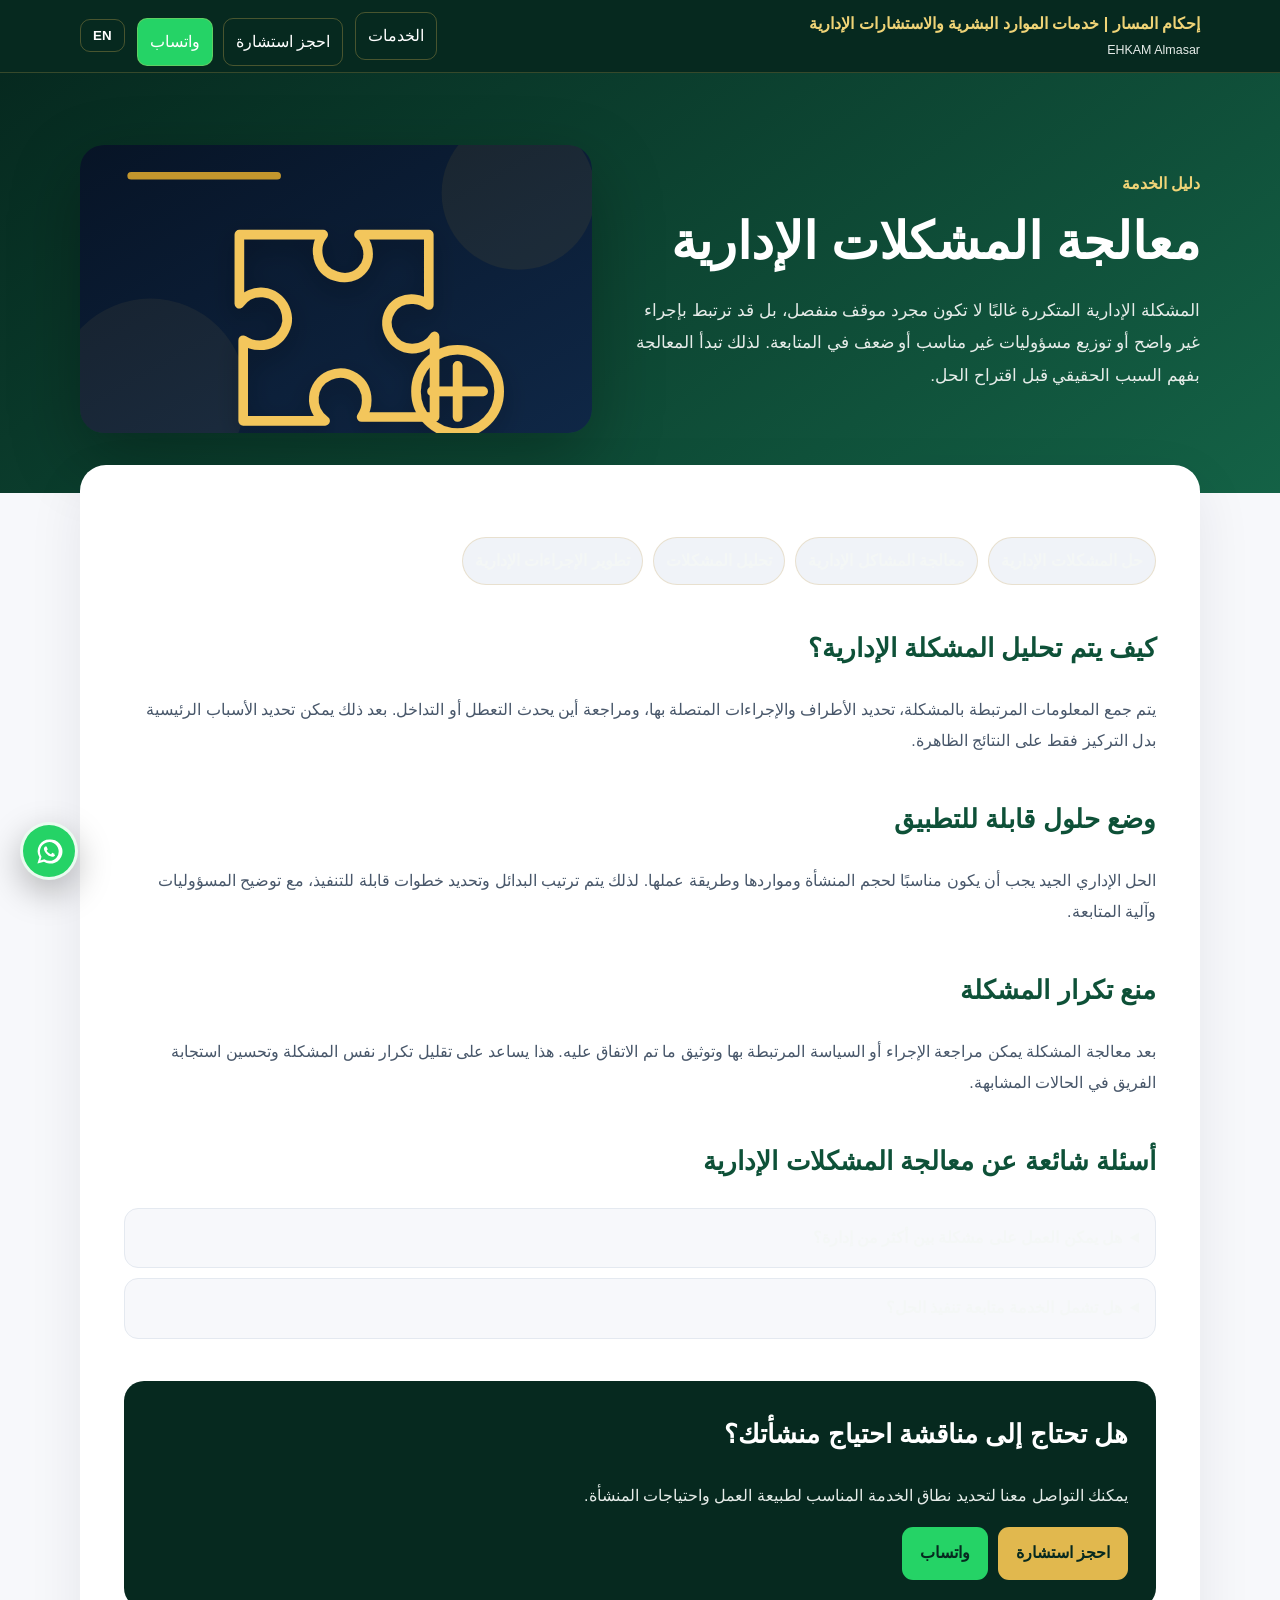
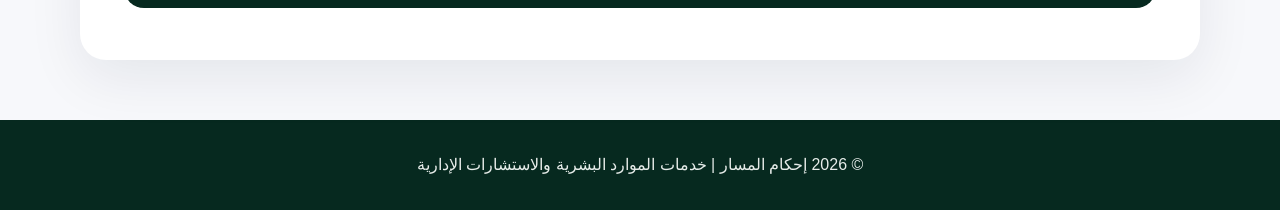
<file: administrative-problem-solving.html>
<!doctype html>
<html lang="ar" dir="rtl">
<head>
<meta charset="utf-8">
<meta name="viewport" content="width=device-width,initial-scale=1">
<title>معالجة المشكلات الإدارية | إحكام المسار | خدمات الموارد البشرية والاستشارات الإدارية</title>
<meta name="description" content="تحليل المشكلات الإدارية وتحديد أسبابها ووضع حلول عملية قابلة للتطبيق والمتابعة داخل المنشأة.">
<meta name="robots" content="index,follow,max-image-preview:large">
<meta name="keywords" content="حل المشكلات الإدارية, معالجة المشاكل الإدارية, تحليل المشكلات, تطوير الإجراءات الإدارية">
<link rel="canonical" href="https://ehkam-almasar.com/administrative-problem-solving.html">
<link rel="icon" href="favicon.ico?v=2">
<meta property="og:type" content="article">
<meta property="og:title" content="معالجة المشكلات الإدارية | إحكام المسار | خدمات الموارد البشرية والاستشارات الإدارية">
<meta property="og:description" content="تحليل المشكلات الإدارية وتحديد أسبابها ووضع حلول عملية قابلة للتطبيق والمتابعة داخل المنشأة.">
<meta property="og:url" content="https://ehkam-almasar.com/administrative-problem-solving.html">
<meta property="og:image" content="https://ehkam-almasar.com/favicon.png">
<script type="application/ld+json">{"@context": "https://schema.org", "@graph": [{"@type": "Service", "name": "معالجة المشكلات الإدارية", "provider": {"@type": "ProfessionalService", "name": "إحكام المسار | خدمات الموارد البشرية والاستشارات الإدارية", "url": "https://ehkam-almasar.com/"}, "description": "تحليل المشكلات الإدارية وتحديد أسبابها ووضع حلول عملية قابلة للتطبيق والمتابعة داخل المنشأة.", "url": "https://ehkam-almasar.com/administrative-problem-solving.html"}, {"@type": "Article", "headline": "معالجة المشكلات الإدارية | إحكام المسار | خدمات الموارد البشرية والاستشارات الإدارية", "description": "تحليل المشكلات الإدارية وتحديد أسبابها ووضع حلول عملية قابلة للتطبيق والمتابعة داخل المنشأة.", "mainEntityOfPage": "https://ehkam-almasar.com/administrative-problem-solving.html", "author": {"@type": "Organization", "name": "إحكام المسار | خدمات الموارد البشرية والاستشارات الإدارية"}, "publisher": {"@type": "Organization", "name": "إحكام المسار | خدمات الموارد البشرية والاستشارات الإدارية"}}]}</script>
<script type="application/ld+json">{"@context": "https://schema.org", "@type": "FAQPage", "mainEntity": [{"@type": "Question", "name": "هل يمكن العمل على مشكلة بين أكثر من إدارة؟", "acceptedAnswer": {"@type": "Answer", "text": "نعم، ويمكن تحليل مسار العمل بين الإدارات وتحديد نقاط التداخل ومسؤوليات كل طرف."}}, {"@type": "Question", "name": "هل تشمل الخدمة متابعة تنفيذ الحل؟", "acceptedAnswer": {"@type": "Answer", "text": "يمكن أن تشمل المتابعة حسب نطاق الخدمة المتفق عليه واحتياج المنشأة."}}]}</script>
<style>
:root{--navy:#06291F;--navy2:#0E5138;--gold:#E1B84E;--gold2:#F0D477;--ink:#0A3A2B;--muted:#5f6b7a;--bg:#F7F8FB}
*{box-sizing:border-box}html{scroll-behavior:smooth}body{margin:0;font-family:Tahoma,Arial,sans-serif;background:var(--bg);color:var(--ink);line-height:1.9}
a{color:inherit}.container{width:min(1120px,92%);margin:auto}
header{background:var(--navy);color:#fff;position:sticky;top:0;z-index:10;border-bottom:1px solid rgba(243,198,92,.2)}
.nav{min-height:72px;display:flex;align-items:center;justify-content:space-between;gap:20px}.brand{text-decoration:none;font-weight:900}.brand small{display:block;color:#E6ECE9;font-weight:500;font-size:.78rem}
.navlinks{display:flex;gap:12px;align-items:center}.navlinks a,.lang-btn{border:1px solid rgba(243,198,92,.28);border-radius:10px;padding:8px 12px;text-decoration:none;background:transparent;color:#fff;cursor:pointer}
.hero{background:linear-gradient(145deg,#06291F,#146246);color:white;padding:72px 0 60px}.hero-grid{display:grid;grid-template-columns:1.05fr.95fr;gap:42px;align-items:center}
.eyebrow{color:var(--gold2);font-weight:800}.hero h1{font-size:clamp(2rem,4vw,3.6rem);line-height:1.3;margin:10px 0 18px}.hero p{color:#DCE3EC;font-size:1.08rem}
.hero img{width:100%;border-radius:24px;box-shadow:0 24px 70px rgba(0,0,0,.28)}
main article{background:#fff;margin:-28px auto 0;border-radius:26px;padding:44px;position:relative;box-shadow:0 18px 55px rgba(11,25,48,.08)}
article h2{margin-top:38px;font-size:1.65rem;color:var(--navy2)}article p{color:#48576a}
.keyword-box{display:flex;flex-wrap:wrap;gap:10px;margin:28px 0}.keyword-box span{background:#F0F3F8;border:1px solid rgba(206,169,85,.25);padding:8px 12px;border-radius:999px;font-weight:700}
.faq{margin-top:38px}.faq details{background:#F7F8FB;border:1px solid #E4E9F0;border-radius:14px;padding:14px 16px;margin:10px 0}.faq summary{font-weight:800;cursor:pointer}
.cta{margin:42px 0 8px;padding:28px;border-radius:20px;background:var(--navy);color:#fff}.cta a{display:inline-block;margin-top:12px;background:var(--gold);color:#06291F;padding:11px 18px;border-radius:11px;text-decoration:none;font-weight:900}
footer{margin-top:60px;background:#06291F;color:#E6ECE9;padding:30px 0;text-align:center}
.en{display:none}html[data-lang="en"]{direction:ltr}html[data-lang="en"].ar{display:none}html[data-lang="en"].en{display:block}
html[data-lang="en"].inline-en{display:inline}html:not([data-lang="en"]).inline-en{display:none}
.inline-ar{display:inline}html[data-lang="en"].inline-ar{display:none}
@media(max-width:800px){.hero-grid{grid-template-columns:1fr}.navlinks a:first-child{display:none}main article{padding:26px;margin-top:-18px}}

.cta h2{color:#ffffff!important;margin-top:0}
.cta p{color:#dce3ec!important}
.cta a{color:#06291F!important}


/* EHKAM contrast enhancement - readability only */
body{color:#F4F7F6}
header,.hero,.cta, footer{color:#FFFFFF}
h1,h2,h3,h4,h5,h6{color:#FFFFFF}
p,li,span,small,label{color:inherit}
.hero p,.cta p,footer,.muted,.subtext,.section-heading p{color:#E6ECE9!important}
.eyebrow,.accent,.gold{color:#F0D477!important}
a{color:#F0D477}
button,.btn,.primary-btn,.cta a{font-weight:800}
input,textarea,select{color:#111!important;background:#FFFFFF!important}
input::placeholder,textarea::placeholder{color:#667085!important}
.service-card,.card,.panel,.feature-card{color:#F4F7F6}
.service-card p,.card p,.panel p,.feature-card p{color:#E6ECE9!important}

</style>

<style id="global-whatsapp-mobile-fix">
.article-cta-actions{display:flex;flex-wrap:wrap;gap:10px;margin-top:12px}.article-cta-actions>a{margin-top:0!important}.article-wa{background:#25D366!important;color:#fff!important}
.whatsapp-float{position:fixed;left:20px;bottom:20px;z-index:6000;width:58px;height:58px;border-radius:50%;display:grid;place-items:center;background:#25D366;color:#fff;border:3px solid rgba(255,255,255,.9);box-shadow:0 12px 35px rgba(0,0,0,.28)}html[dir="ltr"].whatsapp-float{left:auto;right:20px}.whatsapp-float svg{width:29px;height:29px}
@media(max-width:800px){html,body{width:100%;max-width:100%;overflow-x:hidden!important}.container{width:min(92%,1120px)!important;max-width:100%!important}.nav{width:100%;min-width:0;gap:10px}.brand{min-width:0;max-width:70%;overflow:hidden;text-overflow:ellipsis;white-space:nowrap}.brand small{display:none}.hero-grid{grid-template-columns:minmax(0,1fr)!important;gap:28px!important}.hero-grid>*{min-width:0;max-width:100%}.hero img{max-width:100%;width:100%;height:auto}main article{max-width:100%;overflow:hidden}.article-cta-actions{flex-direction:column}.article-cta-actions>a{width:100%;text-align:center}.whatsapp-float{left:14px;bottom:14px;width:54px;height:54px}html[dir="ltr"].whatsapp-float{left:auto;right:14px}}
</style>

</head>
<body>
<header><div class="container nav">
<a class="brand" href="index.html">إحكام المسار | خدمات الموارد البشرية والاستشارات الإدارية<small>EHKAM Almasar</small></a>
<div class="navlinks"><a href="index.html#services">الخدمات</a><div class="article-cta-actions"><a href="index.html#booking">احجز استشارة</a><a class="article-wa" href="https://wa.me/966573893004" target="_blank" rel="noopener">واتساب</a></div><button class="lang-btn" id="langBtn">EN</button></div>
</div></header>
<section class="hero"><div class="container hero-grid">
<div>
<div class="eyebrow ar">دليل الخدمة</div><div class="eyebrow en">Service Guide</div>
<h1 class="ar">معالجة المشكلات الإدارية</h1><h1 class="en">Administrative Problem Solving</h1>
<p class="ar">المشكلة الإدارية المتكررة غالبًا لا تكون مجرد موقف منفصل، بل قد ترتبط بإجراء غير واضح أو توزيع مسؤوليات غير مناسب أو ضعف في المتابعة. لذلك تبدأ المعالجة بفهم السبب الحقيقي قبل اقتراح الحل.</p><p class="en">تحليل المشكلات الإدارية وتحديد أسبابها ووضع حلول عملية قابلة للتطبيق والمتابعة داخل المنشأة.</p>
</div>
<img src="[data-uri]" alt="معالجة المشكلات الإدارية - إحكام المسار | خدمات الموارد البشرية والاستشارات الإدارية">
</div></section>
<main class="container">
<article>
<div class="ar">
<div class="keyword-box"><span>حل المشكلات الإدارية</span><span>معالجة المشاكل الإدارية</span><span>تحليل المشكلات</span><span>تطوير الإجراءات الإدارية</span></div>
<h2>كيف يتم تحليل المشكلة الإدارية؟</h2><p>يتم جمع المعلومات المرتبطة بالمشكلة، تحديد الأطراف والإجراءات المتصلة بها، ومراجعة أين يحدث التعطل أو التداخل. بعد ذلك يمكن تحديد الأسباب الرئيسية بدل التركيز فقط على النتائج الظاهرة.</p>
<h2>وضع حلول قابلة للتطبيق</h2><p>الحل الإداري الجيد يجب أن يكون مناسبًا لحجم المنشأة ومواردها وطريقة عملها. لذلك يتم ترتيب البدائل وتحديد خطوات قابلة للتنفيذ، مع توضيح المسؤوليات وآلية المتابعة.</p>
<h2>منع تكرار المشكلة</h2><p>بعد معالجة المشكلة يمكن مراجعة الإجراء أو السياسة المرتبطة بها وتوثيق ما تم الاتفاق عليه. هذا يساعد على تقليل تكرار نفس المشكلة وتحسين استجابة الفريق في الحالات المشابهة.</p>
<div class="faq"><h2>أسئلة شائعة عن معالجة المشكلات الإدارية</h2><details><summary>هل يمكن العمل على مشكلة بين أكثر من إدارة؟</summary><p>نعم، ويمكن تحليل مسار العمل بين الإدارات وتحديد نقاط التداخل ومسؤوليات كل طرف.</p></details>
<details><summary>هل تشمل الخدمة متابعة تنفيذ الحل؟</summary><p>يمكن أن تشمل المتابعة حسب نطاق الخدمة المتفق عليه واحتياج المنشأة.</p></details></div>
<div class="cta"><h2>هل تحتاج إلى مناقشة احتياج منشأتك؟</h2><p>يمكنك التواصل معنا لتحديد نطاق الخدمة المناسب لطبيعة العمل واحتياجات المنشأة.</p><div class="article-cta-actions"><a href="index.html#booking">احجز استشارة</a><a class="article-wa" href="https://wa.me/966573893004" target="_blank" rel="noopener">واتساب</a></div></div>
</div>
<div class="en">
<div class="keyword-box"><span>Administrative Problem Solving</span><span>Management Consulting</span><span>Business Development</span></div>
<h2>How is an administrative problem analyzed?</h2><p>Relevant information, people, procedures, and points of delay or overlap are reviewed to identify root causes.</p>
<h2>Practical solutions</h2><p>Alternatives are prioritized based on the organization's size, resources, and way of working.</p>
<h2>Reducing recurrence</h2><p>The related process or policy can be updated and documented so similar problems are handled more consistently.</p>
<div class="cta"><h2>Need to discuss your organization’s needs?</h2><p>Contact us to define a service scope that fits your business and operational needs.</p><div class="article-cta-actions"><a href="index.html#booking">Book a Consultation</a><a class="article-wa" href="https://wa.me/966573893004" target="_blank" rel="noopener">WhatsApp</a></div></div>
</div>
</article>
</main>
<footer><div class="container">© 2026 إحكام المسار | خدمات الموارد البشرية والاستشارات الإدارية</div></footer>
<script>
const btn=document.getElementById('langBtn');
btn.addEventListener('click',()=>{
 const isEn=document.documentElement.dataset.lang==='en';
 document.documentElement.dataset.lang=isEn?'ar':'en';
 document.documentElement.lang=isEn?'ar':'en';
 document.documentElement.dir=isEn?'rtl':'ltr';
 btn.textContent=isEn?'EN':'AR';
});
</script>

<a class="whatsapp-float" href="https://wa.me/966573893004" target="_blank" rel="noopener" aria-label="فتح محادثة واتساب" title="واتساب">
<svg viewBox="0 0 24 24" aria-hidden="true"><path fill="currentColor" d="M12 2a9.75 9.75 0 0 0-8.39 14.72L2 22l5.42-1.55A10 10 0 1 0 12 2Zm0 17.75a7.84 7.84 0 0 1-3.99-1.08l-.29-.17-3.21.92.86-3.13-.19-.32A7.75 7.75 0 1 1 12 19.75Zm4.25-5.82c-.23-.12-1.36-.67-1.57-.75-.21-.08-.36-.12-.51.12-.15.23-.59.75-.72.9-.13.15-.27.17-.5.06-.23-.12-.97-.36-1.85-1.15-.68-.61-1.14-1.36-1.28-1.59-.13-.23-.01-.35.1-.47.1-.1.23-.27.34-.4.12-.14.15-.23.23-.39.08-.15.04-.29-.02-.4-.06-.12-.51-1.23-.7-1.68-.18-.44-.37-.38-.51-.39h-.44c-.15 0-.4.06-.61.29-.21.23-.8.78-.8 1.9s.82 2.2.93 2.35c.12.15 1.6 2.45 3.88 3.44.54.23.96.37 1.29.47.54.17 1.03.15 1.42.09.43-.06 1.36-.56 1.55-1.09.19-.54.19-1.13-1.09-.05-.1-.21-.15-.44-.27Z"/></svg>
</a>
</body></html>
</file>
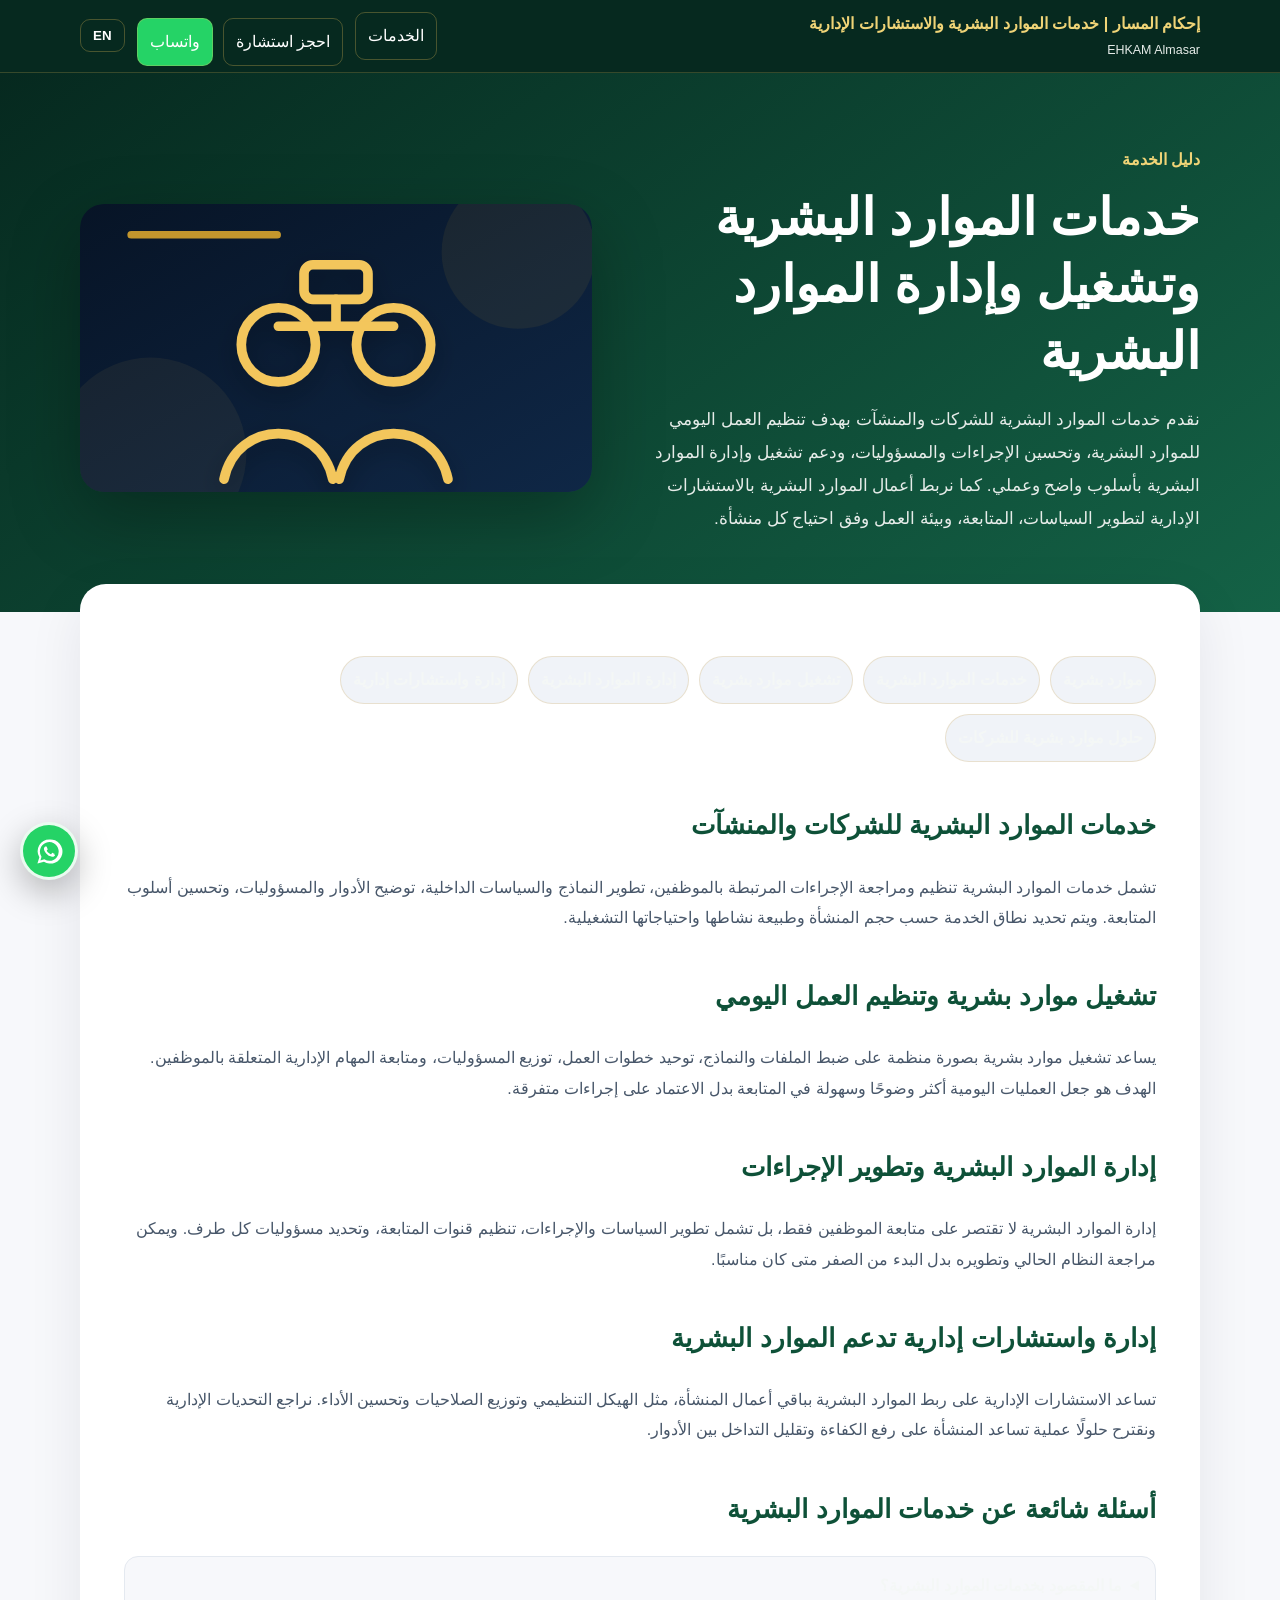
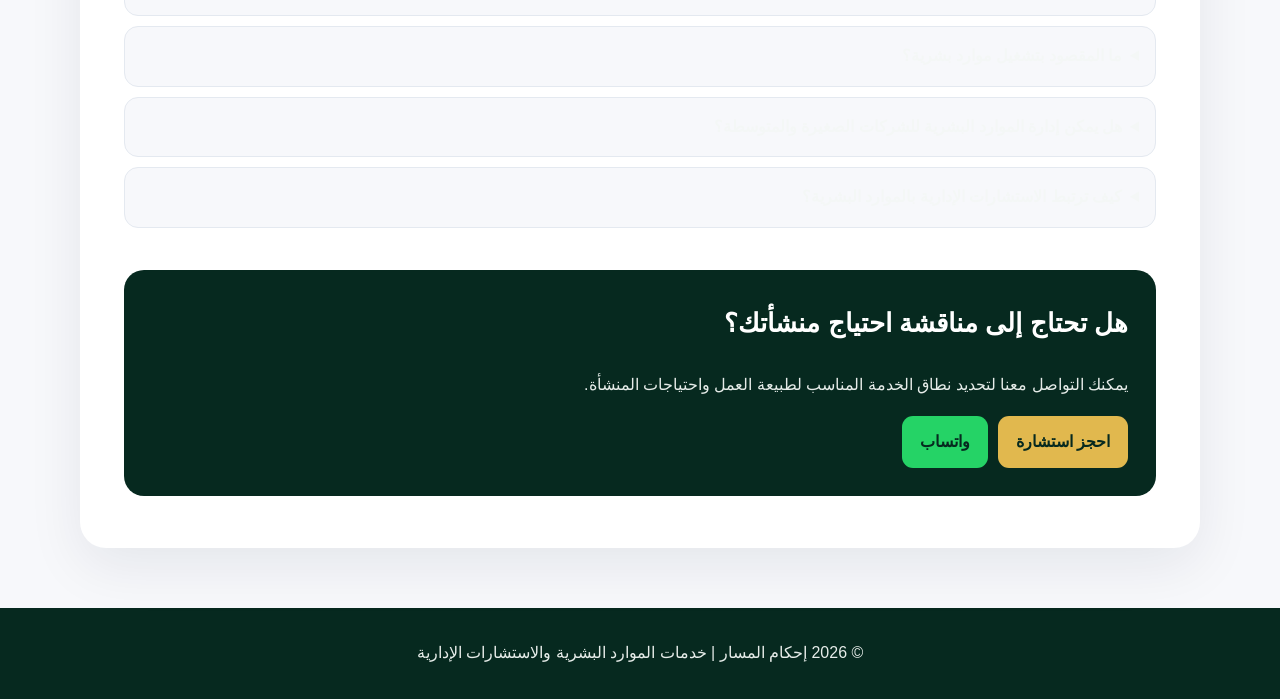
<file: hr-management.html>
<!doctype html>
<html lang="ar" dir="rtl">
<head>
<meta charset="utf-8">
<meta name="viewport" content="width=device-width,initial-scale=1">
<title>خدمات الموارد البشرية وتشغيل وإدارة الموارد البشرية | إحكام المسار</title>
<meta name="description" content="خدمات الموارد البشرية من إحكام المسار تشمل تشغيل موارد بشرية، إدارة الموارد البشرية، تنظيم الإجراءات والسياسات، تطوير بيئة العمل، ودعم الشركات والمنشآت بحلول عملية.">
<meta name="robots" content="index,follow,max-image-preview:large">
<meta name="keywords" content="موارد بشرية, خدمات الموارد البشرية, تشغيل موارد بشرية, إدارة الموارد البشرية, خدمات الموارد البشرية للشركات">
<link rel="canonical" href="https://ehkam-almasar.com/hr-management.html">
<link rel="icon" href="favicon.ico?v=2">
<meta property="og:type" content="article">
<meta property="og:title" content="خدمات الموارد البشرية | تشغيل وإدارة الموارد البشرية | إحكام المسار">
<meta property="og:description" content="نقدم خدمات الموارد البشرية للشركات والمنشآت، وتشغيل وإدارة الموارد البشرية، وتنظيم الإجراءات والمسؤوليات، وتطوير السياسات وبيئة العمل من خلال حلول واستشارات إدارية عملية.">
<meta property="og:url" content="https://ehkam-almasar.com/hr-management.html">
<meta property="og:image" content="https://ehkam-almasar.com/favicon.png">
<script type="application/ld+json">{"@context": "https://schema.org", "@graph": [{"@type": "Service", "name": "خدمات الموارد البشرية وتشغيل وإدارة الموارد البشرية", "provider": {"@type": "ProfessionalService", "name": "إحكام المسار | خدمات الموارد البشرية والاستشارات الإدارية", "url": "https://ehkam-almasar.com/"}, "description": "نقدم خدمات الموارد البشرية للشركات والمنشآت، وتشغيل وإدارة الموارد البشرية، وتنظيم الإجراءات والمسؤوليات، وتطوير السياسات وبيئة العمل من خلال حلول واستشارات إدارية عملية.", "url": "https://ehkam-almasar.com/hr-management.html", "serviceType": ["خدمات الموارد البشرية", "تشغيل موارد بشرية", "إدارة الموارد البشرية", "استشارات إدارية"]}, {"@type": "Article", "headline": "خدمات الموارد البشرية | تشغيل وإدارة الموارد البشرية | إحكام المسار", "description": "نقدم خدمات الموارد البشرية للشركات والمنشآت، وتشغيل وإدارة الموارد البشرية، وتنظيم الإجراءات والمسؤوليات، وتطوير السياسات وبيئة العمل من خلال حلول واستشارات إدارية عملية.", "mainEntityOfPage": "https://ehkam-almasar.com/hr-management.html", "author": {"@type": "Organization", "name": "إحكام المسار | خدمات الموارد البشرية والاستشارات الإدارية"}, "publisher": {"@type": "Organization", "name": "إحكام المسار | خدمات الموارد البشرية والاستشارات الإدارية"}, "about": ["موارد بشرية", "خدمات الموارد البشرية", "تشغيل موارد بشرية", "إدارة الموارد البشرية", "استشارات إدارية"]}]}</script>
<script type="application/ld+json">{"@context": "https://schema.org", "@type": "FAQPage", "mainEntity": [{"@type": "Question", "name": "ما المقصود بخدمات الموارد البشرية؟", "acceptedAnswer": {"@type": "Answer", "text": "تشمل خدمات الموارد البشرية تنظيم الإجراءات المتعلقة بالموظفين، توزيع المسؤوليات، تطوير النماذج والسياسات، وتحسين المتابعة بما يناسب طبيعة المنشأة وحجمها."}}, {"@type": "Question", "name": "ما المقصود بتشغيل موارد بشرية؟", "acceptedAnswer": {"@type": "Answer", "text": "يقصد به تنظيم وتشغيل الأعمال اليومية للموارد البشرية مثل المتابعة الإدارية، الملفات والنماذج، وضوح المسؤوليات، وتنسيق الإجراءات الداخلية وفق احتياج المنشأة."}}, {"@type": "Question", "name": "هل يمكن إدارة الموارد البشرية للشركات الصغيرة والمتوسطة؟", "acceptedAnswer": {"@type": "Answer", "text": "نعم، ويمكن تخصيص نطاق الخدمة حسب عدد الموظفين وحجم المنشأة وطبيعة عملياتها دون إضافة تعقيد غير ضروري."}}, {"@type": "Question", "name": "كيف ترتبط الاستشارات الإدارية بالموارد البشرية؟", "acceptedAnswer": {"@type": "Answer", "text": "تساعد الاستشارات الإدارية على مراجعة إجراءات الموارد البشرية والهيكل والمسؤوليات والسياسات، ثم اقتراح تحسينات عملية تدعم كفاءة العمل واتخاذ القرار."}}]}</script>
<style>
:root{--navy:#06291F;--navy2:#0E5138;--gold:#E1B84E;--gold2:#F0D477;--ink:#0A3A2B;--muted:#5f6b7a;--bg:#F7F8FB}
*{box-sizing:border-box}html{scroll-behavior:smooth}body{margin:0;font-family:Tahoma,Arial,sans-serif;background:var(--bg);color:var(--ink);line-height:1.9}
a{color:inherit}.container{width:min(1120px,92%);margin:auto}
header{background:var(--navy);color:#fff;position:sticky;top:0;z-index:10;border-bottom:1px solid rgba(243,198,92,.2)}
.nav{min-height:72px;display:flex;align-items:center;justify-content:space-between;gap:20px}.brand{text-decoration:none;font-weight:900}.brand small{display:block;color:#E6ECE9;font-weight:500;font-size:.78rem}
.navlinks{display:flex;gap:12px;align-items:center}.navlinks a,.lang-btn{border:1px solid rgba(243,198,92,.28);border-radius:10px;padding:8px 12px;text-decoration:none;background:transparent;color:#fff;cursor:pointer}
.hero{background:linear-gradient(145deg,#06291F,#146246);color:white;padding:72px 0 60px}.hero-grid{display:grid;grid-template-columns:1.05fr.95fr;gap:42px;align-items:center}
.eyebrow{color:var(--gold2);font-weight:800}.hero h1{font-size:clamp(2rem,4vw,3.6rem);line-height:1.3;margin:10px 0 18px}.hero p{color:#DCE3EC;font-size:1.08rem}
.hero img{width:100%;border-radius:24px;box-shadow:0 24px 70px rgba(0,0,0,.28)}
main article{background:#fff;margin:-28px auto 0;border-radius:26px;padding:44px;position:relative;box-shadow:0 18px 55px rgba(11,25,48,.08)}
article h2{margin-top:38px;font-size:1.65rem;color:var(--navy2)}article p{color:#48576a}
.keyword-box{display:flex;flex-wrap:wrap;gap:10px;margin:28px 0}.keyword-box span{background:#F0F3F8;border:1px solid rgba(206,169,85,.25);padding:8px 12px;border-radius:999px;font-weight:700}
.faq{margin-top:38px}.faq details{background:#F7F8FB;border:1px solid #E4E9F0;border-radius:14px;padding:14px 16px;margin:10px 0}.faq summary{font-weight:800;cursor:pointer}
.cta{margin:42px 0 8px;padding:28px;border-radius:20px;background:var(--navy);color:#fff}.cta a{display:inline-block;margin-top:12px;background:var(--gold);color:#06291F;padding:11px 18px;border-radius:11px;text-decoration:none;font-weight:900}
footer{margin-top:60px;background:#06291F;color:#E6ECE9;padding:30px 0;text-align:center}
.en{display:none}html[data-lang="en"]{direction:ltr}html[data-lang="en"].ar{display:none}html[data-lang="en"].en{display:block}
html[data-lang="en"].inline-en{display:inline}html:not([data-lang="en"]).inline-en{display:none}
.inline-ar{display:inline}html[data-lang="en"].inline-ar{display:none}
@media(max-width:800px){.hero-grid{grid-template-columns:1fr}.navlinks a:first-child{display:none}main article{padding:26px;margin-top:-18px}}

.cta h2{color:#ffffff!important;margin-top:0}
.cta p{color:#dce3ec!important}
.cta a{color:#06291F!important}


/* EHKAM contrast enhancement - readability only */
body{color:#F4F7F6}
header,.hero,.cta, footer{color:#FFFFFF}
h1,h2,h3,h4,h5,h6{color:#FFFFFF}
p,li,span,small,label{color:inherit}
.hero p,.cta p,footer,.muted,.subtext,.section-heading p{color:#E6ECE9!important}
.eyebrow,.accent,.gold{color:#F0D477!important}
a{color:#F0D477}
button,.btn,.primary-btn,.cta a{font-weight:800}
input,textarea,select{color:#111!important;background:#FFFFFF!important}
input::placeholder,textarea::placeholder{color:#667085!important}
.service-card,.card,.panel,.feature-card{color:#F4F7F6}
.service-card p,.card p,.panel p,.feature-card p{color:#E6ECE9!important}

</style>

<style id="global-whatsapp-mobile-fix">
.article-cta-actions{display:flex;flex-wrap:wrap;gap:10px;margin-top:12px}.article-cta-actions>a{margin-top:0!important}.article-wa{background:#25D366!important;color:#fff!important}
.whatsapp-float{position:fixed;left:20px;bottom:20px;z-index:6000;width:58px;height:58px;border-radius:50%;display:grid;place-items:center;background:#25D366;color:#fff;border:3px solid rgba(255,255,255,.9);box-shadow:0 12px 35px rgba(0,0,0,.28)}html[dir="ltr"].whatsapp-float{left:auto;right:20px}.whatsapp-float svg{width:29px;height:29px}
@media(max-width:800px){html,body{width:100%;max-width:100%;overflow-x:hidden!important}.container{width:min(92%,1120px)!important;max-width:100%!important}.nav{width:100%;min-width:0;gap:10px}.brand{min-width:0;max-width:70%;overflow:hidden;text-overflow:ellipsis;white-space:nowrap}.brand small{display:none}.hero-grid{grid-template-columns:minmax(0,1fr)!important;gap:28px!important}.hero-grid>*{min-width:0;max-width:100%}.hero img{max-width:100%;width:100%;height:auto}main article{max-width:100%;overflow:hidden}.article-cta-actions{flex-direction:column}.article-cta-actions>a{width:100%;text-align:center}.whatsapp-float{left:14px;bottom:14px;width:54px;height:54px}html[dir="ltr"].whatsapp-float{left:auto;right:14px}}
</style>

</head>
<body>
<header><div class="container nav">
<a class="brand" href="index.html">إحكام المسار | خدمات الموارد البشرية والاستشارات الإدارية<small>EHKAM Almasar</small></a>
<div class="navlinks"><a href="index.html#services">الخدمات</a><div class="article-cta-actions"><a href="index.html#booking">احجز استشارة</a><a class="article-wa" href="https://wa.me/966573893004" target="_blank" rel="noopener">واتساب</a></div><button class="lang-btn" id="langBtn">EN</button></div>
</div></header>
<section class="hero"><div class="container hero-grid">
<div>
<div class="eyebrow ar">دليل الخدمة</div><div class="eyebrow en">Service Guide</div>
<h1 class="ar">خدمات الموارد البشرية وتشغيل وإدارة الموارد البشرية</h1><h1 class="en">Human Resources Management</h1>
<p class="ar">نقدم خدمات الموارد البشرية للشركات والمنشآت بهدف تنظيم العمل اليومي للموارد البشرية، وتحسين الإجراءات والمسؤوليات، ودعم تشغيل وإدارة الموارد البشرية بأسلوب واضح وعملي. كما نربط أعمال الموارد البشرية بالاستشارات الإدارية لتطوير السياسات، المتابعة، وبيئة العمل وفق احتياج كل منشأة.</p><p class="en">تنظيم وإدارة أعمال الموارد البشرية بما يدعم استقرار بيئة العمل ويرفع كفاءة الإجراءات الإدارية.</p>
</div>
<img src="[data-uri]" alt="إدارة الموارد البشرية - إحكام المسار | خدمات الموارد البشرية والاستشارات الإدارية">
</div></section>
<main class="container">
<article>
<div class="ar">
<div class="keyword-box"><span>موارد بشرية</span><span>خدمات الموارد البشرية</span><span>تشغيل موارد بشرية</span><span>إدارة الموارد البشرية</span><span>إدارة واستشارات إدارية</span><span>حلول موارد بشرية للشركات</span></div>

<h2>خدمات الموارد البشرية للشركات والمنشآت</h2><p>تشمل خدمات الموارد البشرية تنظيم ومراجعة الإجراءات المرتبطة بالموظفين، تطوير النماذج والسياسات الداخلية، توضيح الأدوار والمسؤوليات، وتحسين أسلوب المتابعة. ويتم تحديد نطاق الخدمة حسب حجم المنشأة وطبيعة نشاطها واحتياجاتها التشغيلية.</p>
<h2>تشغيل موارد بشرية وتنظيم العمل اليومي</h2><p>يساعد تشغيل موارد بشرية بصورة منظمة على ضبط الملفات والنماذج، توحيد خطوات العمل، توزيع المسؤوليات، ومتابعة المهام الإدارية المتعلقة بالموظفين. الهدف هو جعل العمليات اليومية أكثر وضوحًا وسهولة في المتابعة بدل الاعتماد على إجراءات متفرقة.</p>
<h2>إدارة الموارد البشرية وتطوير الإجراءات</h2><p>إدارة الموارد البشرية لا تقتصر على متابعة الموظفين فقط، بل تشمل تطوير السياسات والإجراءات، تنظيم قنوات المتابعة، وتحديد مسؤوليات كل طرف. ويمكن مراجعة النظام الحالي وتطويره بدل البدء من الصفر متى كان مناسبًا.</p>
<h2>إدارة واستشارات إدارية تدعم الموارد البشرية</h2><p>تساعد الاستشارات الإدارية على ربط الموارد البشرية بباقي أعمال المنشأة، مثل الهيكل التنظيمي وتوزيع الصلاحيات وتحسين الأداء. نراجع التحديات الإدارية ونقترح حلولًا عملية تساعد المنشأة على رفع الكفاءة وتقليل التداخل بين الأدوار.</p>
<div class="faq"><h2>أسئلة شائعة عن خدمات الموارد البشرية</h2><details><summary>ما المقصود بخدمات الموارد البشرية؟</summary><p>تشمل خدمات الموارد البشرية تنظيم الإجراءات المتعلقة بالموظفين، توزيع المسؤوليات، تطوير النماذج والسياسات، وتحسين المتابعة بما يناسب طبيعة المنشأة وحجمها.</p></details><details><summary>ما المقصود بتشغيل موارد بشرية؟</summary><p>يقصد به تنظيم وتشغيل الأعمال اليومية للموارد البشرية مثل المتابعة الإدارية، الملفات والنماذج، وضوح المسؤوليات، وتنسيق الإجراءات الداخلية وفق احتياج المنشأة.</p></details><details><summary>هل يمكن إدارة الموارد البشرية للشركات الصغيرة والمتوسطة؟</summary><p>نعم، ويمكن تخصيص نطاق الخدمة حسب عدد الموظفين وحجم المنشأة وطبيعة عملياتها دون إضافة تعقيد غير ضروري.</p></details><details><summary>كيف ترتبط الاستشارات الإدارية بالموارد البشرية؟</summary><p>تساعد الاستشارات الإدارية على مراجعة إجراءات الموارد البشرية والهيكل والمسؤوليات والسياسات، ثم اقتراح تحسينات عملية تدعم كفاءة العمل واتخاذ القرار.</p></details></div>
<div class="cta"><h2>هل تحتاج إلى مناقشة احتياج منشأتك؟</h2><p>يمكنك التواصل معنا لتحديد نطاق الخدمة المناسب لطبيعة العمل واحتياجات المنشأة.</p><div class="article-cta-actions"><a href="index.html#booking">احجز استشارة</a><a class="article-wa" href="https://wa.me/966573893004" target="_blank" rel="noopener">واتساب</a></div></div>
</div>
<div class="en">
<div class="keyword-box"><span>Human Resources Management</span><span>Management Consulting</span><span>Business Development</span></div>
<h2>What does the service cover?</h2><p>It can include reviewing HR procedures, organizing responsibilities, employee files, internal forms, and policies according to the organization's needs.</p>
<h2>When is HR organization useful?</h2><p>It is useful during growth, when responsibilities overlap, or when procedures need to be documented and followed consistently.</p>
<h2>How is improvement approached?</h2><p>The current situation is reviewed first, priorities are identified, then practical procedures are proposed for implementation and follow-up.</p>
<div class="cta"><h2>Need to discuss your organization’s needs?</h2><p>Contact us to define a service scope that fits your business and operational needs.</p><div class="article-cta-actions"><a href="index.html#booking">Book a Consultation</a><a class="article-wa" href="https://wa.me/966573893004" target="_blank" rel="noopener">WhatsApp</a></div></div>
</div>
</article>
</main>
<footer><div class="container">© 2026 إحكام المسار | خدمات الموارد البشرية والاستشارات الإدارية</div></footer>
<script>
const btn=document.getElementById('langBtn');
btn.addEventListener('click',()=>{
 const isEn=document.documentElement.dataset.lang==='en';
 document.documentElement.dataset.lang=isEn?'ar':'en';
 document.documentElement.lang=isEn?'ar':'en';
 document.documentElement.dir=isEn?'rtl':'ltr';
 btn.textContent=isEn?'EN':'AR';
});
</script>

<a class="whatsapp-float" href="https://wa.me/966573893004" target="_blank" rel="noopener" aria-label="فتح محادثة واتساب" title="واتساب">
<svg viewBox="0 0 24 24" aria-hidden="true"><path fill="currentColor" d="M12 2a9.75 9.75 0 0 0-8.39 14.72L2 22l5.42-1.55A10 10 0 1 0 12 2Zm0 17.75a7.84 7.84 0 0 1-3.99-1.08l-.29-.17-3.21.92.86-3.13-.19-.32A7.75 7.75 0 1 1 12 19.75Zm4.25-5.82c-.23-.12-1.36-.67-1.57-.75-.21-.08-.36-.12-.51.12-.15.23-.59.75-.72.9-.13.15-.27.17-.5.06-.23-.12-.97-.36-1.85-1.15-.68-.61-1.14-1.36-1.28-1.59-.13-.23-.01-.35.1-.47.1-.1.23-.27.34-.4.12-.14.15-.23.23-.39.08-.15.04-.29-.02-.4-.06-.12-.51-1.23-.7-1.68-.18-.44-.37-.38-.51-.39h-.44c-.15 0-.4.06-.61.29-.21.23-.8.78-.8 1.9s.82 2.2.93 2.35c.12.15 1.6 2.45 3.88 3.44.54.23.96.37 1.29.47.54.17 1.03.15 1.42.09.43-.06 1.36-.56 1.55-1.09.19-.54.19-1.13-1.09-.05-.1-.21-.15-.44-.27Z"/></svg>
</a>
</body></html>
</file>
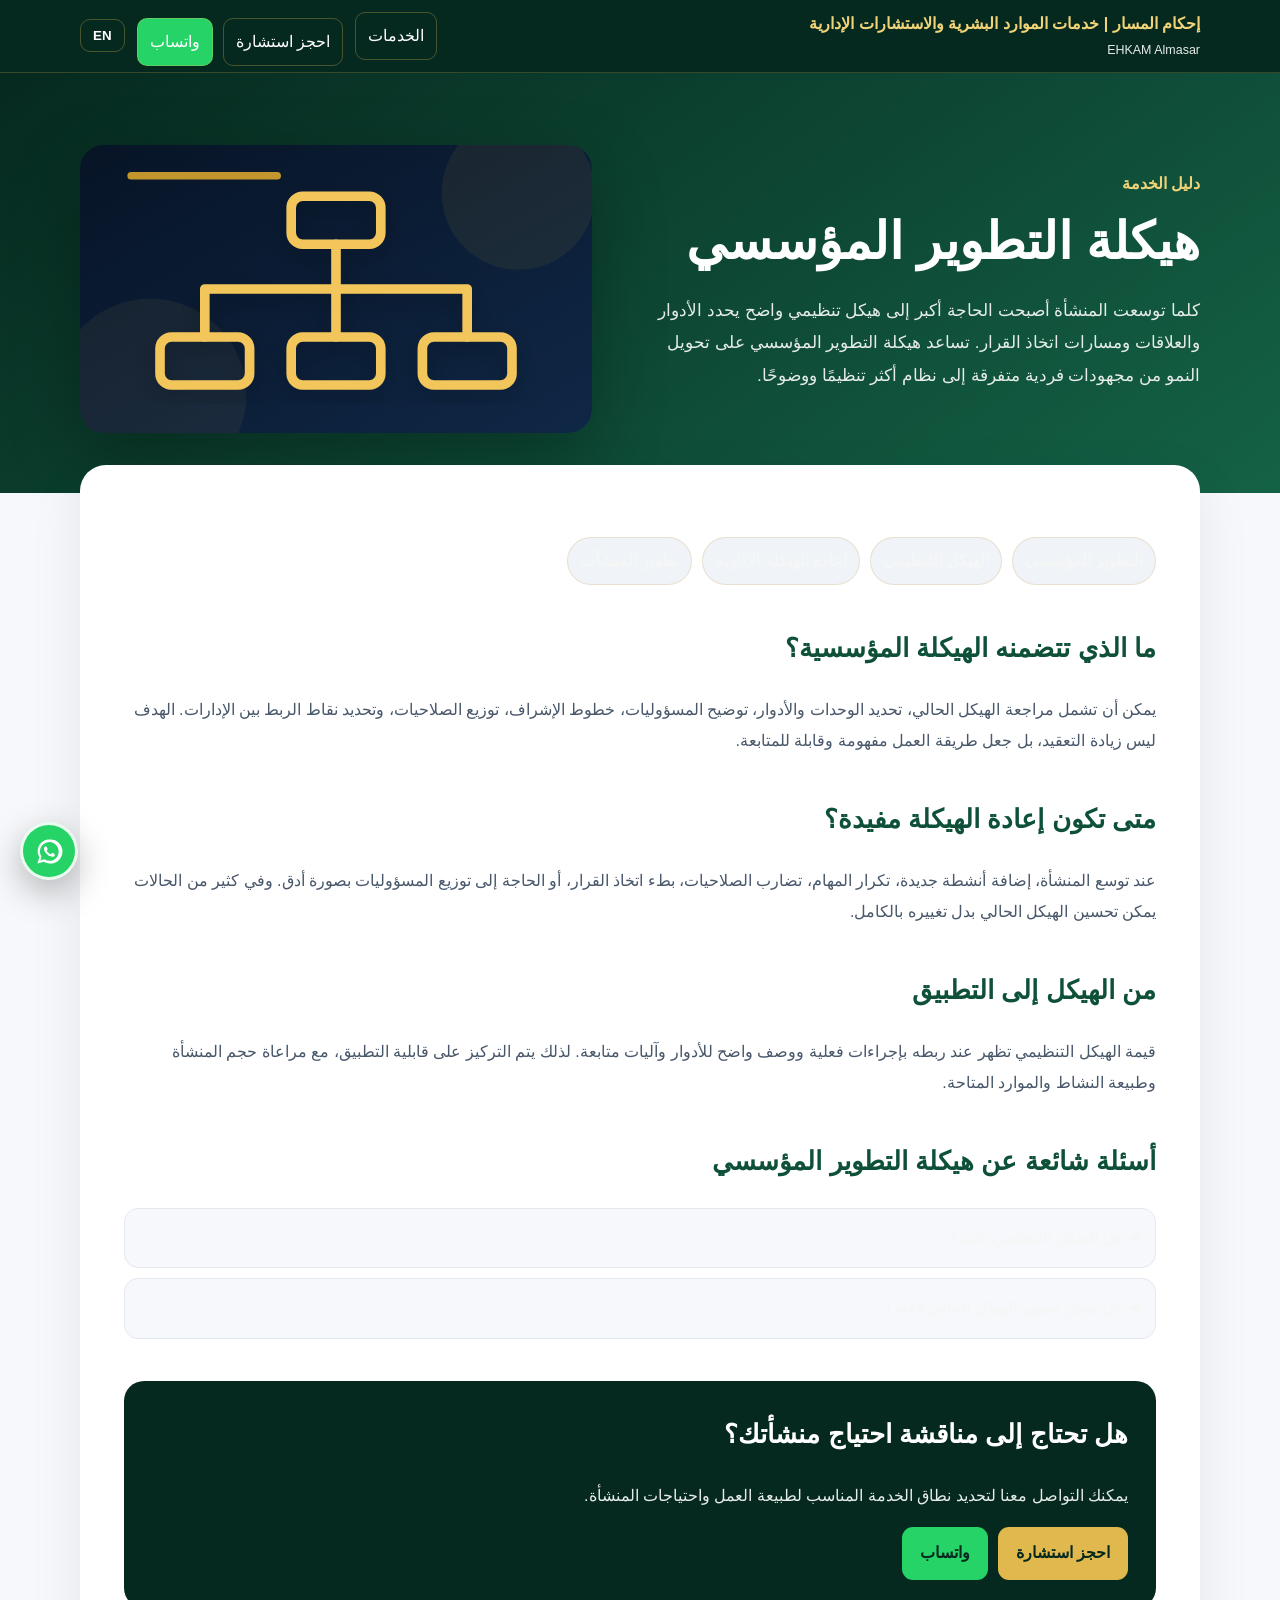
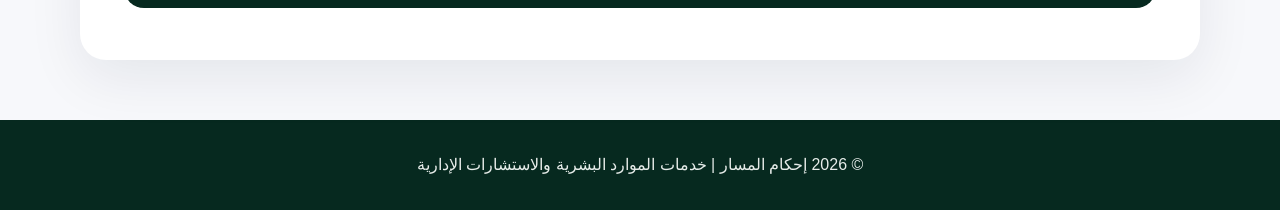
<file: institutional-development.html>
<!doctype html>
<html lang="ar" dir="rtl">
<head>
<meta charset="utf-8">
<meta name="viewport" content="width=device-width,initial-scale=1">
<title>هيكلة التطوير المؤسسي | إحكام المسار | خدمات الموارد البشرية والاستشارات الإدارية</title>
<meta name="description" content="تطوير الهياكل التنظيمية وتوضيح الأدوار والمسؤوليات والإجراءات بما يدعم كفاءة الأداء المؤسسي.">
<meta name="robots" content="index,follow,max-image-preview:large">
<meta name="keywords" content="التطوير المؤسسي, الهيكل التنظيمي, إعادة الهيكلة الإدارية, تطوير المنشآت">
<link rel="canonical" href="https://ehkam-almasar.com/institutional-development.html">
<link rel="icon" href="favicon.ico?v=2">
<meta property="og:type" content="article">
<meta property="og:title" content="هيكلة التطوير المؤسسي | إحكام المسار | خدمات الموارد البشرية والاستشارات الإدارية">
<meta property="og:description" content="تطوير الهياكل التنظيمية وتوضيح الأدوار والمسؤوليات والإجراءات بما يدعم كفاءة الأداء المؤسسي.">
<meta property="og:url" content="https://ehkam-almasar.com/institutional-development.html">
<meta property="og:image" content="https://ehkam-almasar.com/favicon.png">
<script type="application/ld+json">{"@context": "https://schema.org", "@graph": [{"@type": "Service", "name": "هيكلة التطوير المؤسسي", "provider": {"@type": "ProfessionalService", "name": "إحكام المسار | خدمات الموارد البشرية والاستشارات الإدارية", "url": "https://ehkam-almasar.com/"}, "description": "تطوير الهياكل التنظيمية وتوضيح الأدوار والمسؤوليات والإجراءات بما يدعم كفاءة الأداء المؤسسي.", "url": "https://ehkam-almasar.com/institutional-development.html"}, {"@type": "Article", "headline": "هيكلة التطوير المؤسسي | إحكام المسار | خدمات الموارد البشرية والاستشارات الإدارية", "description": "تطوير الهياكل التنظيمية وتوضيح الأدوار والمسؤوليات والإجراءات بما يدعم كفاءة الأداء المؤسسي.", "mainEntityOfPage": "https://ehkam-almasar.com/institutional-development.html", "author": {"@type": "Organization", "name": "إحكام المسار | خدمات الموارد البشرية والاستشارات الإدارية"}, "publisher": {"@type": "Organization", "name": "إحكام المسار | خدمات الموارد البشرية والاستشارات الإدارية"}}]}</script>
<script type="application/ld+json">{"@context": "https://schema.org", "@type": "FAQPage", "mainEntity": [{"@type": "Question", "name": "هل الهيكل التنظيمي ثابت؟", "acceptedAnswer": {"@type": "Answer", "text": "لا، من الطبيعي مراجعته وتطويره مع نمو المنشأة وتغير احتياجاتها."}}, {"@type": "Question", "name": "هل يمكن تطوير الهيكل الحالي فقط؟", "acceptedAnswer": {"@type": "Answer", "text": "نعم، يمكن مراجعة الهيكل الموجود واقتراح تعديلات محددة بدل إعادة البناء بالكامل."}}]}</script>
<style>
:root{--navy:#06291F;--navy2:#0E5138;--gold:#E1B84E;--gold2:#F0D477;--ink:#0A3A2B;--muted:#5f6b7a;--bg:#F7F8FB}
*{box-sizing:border-box}html{scroll-behavior:smooth}body{margin:0;font-family:Tahoma,Arial,sans-serif;background:var(--bg);color:var(--ink);line-height:1.9}
a{color:inherit}.container{width:min(1120px,92%);margin:auto}
header{background:var(--navy);color:#fff;position:sticky;top:0;z-index:10;border-bottom:1px solid rgba(243,198,92,.2)}
.nav{min-height:72px;display:flex;align-items:center;justify-content:space-between;gap:20px}.brand{text-decoration:none;font-weight:900}.brand small{display:block;color:#E6ECE9;font-weight:500;font-size:.78rem}
.navlinks{display:flex;gap:12px;align-items:center}.navlinks a,.lang-btn{border:1px solid rgba(243,198,92,.28);border-radius:10px;padding:8px 12px;text-decoration:none;background:transparent;color:#fff;cursor:pointer}
.hero{background:linear-gradient(145deg,#06291F,#146246);color:white;padding:72px 0 60px}.hero-grid{display:grid;grid-template-columns:1.05fr.95fr;gap:42px;align-items:center}
.eyebrow{color:var(--gold2);font-weight:800}.hero h1{font-size:clamp(2rem,4vw,3.6rem);line-height:1.3;margin:10px 0 18px}.hero p{color:#DCE3EC;font-size:1.08rem}
.hero img{width:100%;border-radius:24px;box-shadow:0 24px 70px rgba(0,0,0,.28)}
main article{background:#fff;margin:-28px auto 0;border-radius:26px;padding:44px;position:relative;box-shadow:0 18px 55px rgba(11,25,48,.08)}
article h2{margin-top:38px;font-size:1.65rem;color:var(--navy2)}article p{color:#48576a}
.keyword-box{display:flex;flex-wrap:wrap;gap:10px;margin:28px 0}.keyword-box span{background:#F0F3F8;border:1px solid rgba(206,169,85,.25);padding:8px 12px;border-radius:999px;font-weight:700}
.faq{margin-top:38px}.faq details{background:#F7F8FB;border:1px solid #E4E9F0;border-radius:14px;padding:14px 16px;margin:10px 0}.faq summary{font-weight:800;cursor:pointer}
.cta{margin:42px 0 8px;padding:28px;border-radius:20px;background:var(--navy);color:#fff}.cta a{display:inline-block;margin-top:12px;background:var(--gold);color:#06291F;padding:11px 18px;border-radius:11px;text-decoration:none;font-weight:900}
footer{margin-top:60px;background:#06291F;color:#E6ECE9;padding:30px 0;text-align:center}
.en{display:none}html[data-lang="en"]{direction:ltr}html[data-lang="en"].ar{display:none}html[data-lang="en"].en{display:block}
html[data-lang="en"].inline-en{display:inline}html:not([data-lang="en"]).inline-en{display:none}
.inline-ar{display:inline}html[data-lang="en"].inline-ar{display:none}
@media(max-width:800px){.hero-grid{grid-template-columns:1fr}.navlinks a:first-child{display:none}main article{padding:26px;margin-top:-18px}}

.cta h2{color:#ffffff!important;margin-top:0}
.cta p{color:#dce3ec!important}
.cta a{color:#06291F!important}


/* EHKAM contrast enhancement - readability only */
body{color:#F4F7F6}
header,.hero,.cta, footer{color:#FFFFFF}
h1,h2,h3,h4,h5,h6{color:#FFFFFF}
p,li,span,small,label{color:inherit}
.hero p,.cta p,footer,.muted,.subtext,.section-heading p{color:#E6ECE9!important}
.eyebrow,.accent,.gold{color:#F0D477!important}
a{color:#F0D477}
button,.btn,.primary-btn,.cta a{font-weight:800}
input,textarea,select{color:#111!important;background:#FFFFFF!important}
input::placeholder,textarea::placeholder{color:#667085!important}
.service-card,.card,.panel,.feature-card{color:#F4F7F6}
.service-card p,.card p,.panel p,.feature-card p{color:#E6ECE9!important}

</style>

<style id="global-whatsapp-mobile-fix">
.article-cta-actions{display:flex;flex-wrap:wrap;gap:10px;margin-top:12px}.article-cta-actions>a{margin-top:0!important}.article-wa{background:#25D366!important;color:#fff!important}
.whatsapp-float{position:fixed;left:20px;bottom:20px;z-index:6000;width:58px;height:58px;border-radius:50%;display:grid;place-items:center;background:#25D366;color:#fff;border:3px solid rgba(255,255,255,.9);box-shadow:0 12px 35px rgba(0,0,0,.28)}html[dir="ltr"].whatsapp-float{left:auto;right:20px}.whatsapp-float svg{width:29px;height:29px}
@media(max-width:800px){html,body{width:100%;max-width:100%;overflow-x:hidden!important}.container{width:min(92%,1120px)!important;max-width:100%!important}.nav{width:100%;min-width:0;gap:10px}.brand{min-width:0;max-width:70%;overflow:hidden;text-overflow:ellipsis;white-space:nowrap}.brand small{display:none}.hero-grid{grid-template-columns:minmax(0,1fr)!important;gap:28px!important}.hero-grid>*{min-width:0;max-width:100%}.hero img{max-width:100%;width:100%;height:auto}main article{max-width:100%;overflow:hidden}.article-cta-actions{flex-direction:column}.article-cta-actions>a{width:100%;text-align:center}.whatsapp-float{left:14px;bottom:14px;width:54px;height:54px}html[dir="ltr"].whatsapp-float{left:auto;right:14px}}
</style>

</head>
<body>
<header><div class="container nav">
<a class="brand" href="index.html">إحكام المسار | خدمات الموارد البشرية والاستشارات الإدارية<small>EHKAM Almasar</small></a>
<div class="navlinks"><a href="index.html#services">الخدمات</a><div class="article-cta-actions"><a href="index.html#booking">احجز استشارة</a><a class="article-wa" href="https://wa.me/966573893004" target="_blank" rel="noopener">واتساب</a></div><button class="lang-btn" id="langBtn">EN</button></div>
</div></header>
<section class="hero"><div class="container hero-grid">
<div>
<div class="eyebrow ar">دليل الخدمة</div><div class="eyebrow en">Service Guide</div>
<h1 class="ar">هيكلة التطوير المؤسسي</h1><h1 class="en">Institutional Development & Organizational Structure</h1>
<p class="ar">كلما توسعت المنشأة أصبحت الحاجة أكبر إلى هيكل تنظيمي واضح يحدد الأدوار والعلاقات ومسارات اتخاذ القرار. تساعد هيكلة التطوير المؤسسي على تحويل النمو من مجهودات فردية متفرقة إلى نظام أكثر تنظيمًا ووضوحًا.</p><p class="en">تطوير الهياكل التنظيمية وتوضيح الأدوار والمسؤوليات والإجراءات بما يدعم كفاءة الأداء المؤسسي.</p>
</div>
<img src="[data-uri]" alt="هيكلة التطوير المؤسسي - إحكام المسار | خدمات الموارد البشرية والاستشارات الإدارية">
</div></section>
<main class="container">
<article>
<div class="ar">
<div class="keyword-box"><span>التطوير المؤسسي</span><span>الهيكل التنظيمي</span><span>إعادة الهيكلة الإدارية</span><span>تطوير المنشآت</span></div>
<h2>ما الذي تتضمنه الهيكلة المؤسسية؟</h2><p>يمكن أن تشمل مراجعة الهيكل الحالي، تحديد الوحدات والأدوار، توضيح المسؤوليات، خطوط الإشراف، توزيع الصلاحيات، وتحديد نقاط الربط بين الإدارات. الهدف ليس زيادة التعقيد، بل جعل طريقة العمل مفهومة وقابلة للمتابعة.</p>
<h2>متى تكون إعادة الهيكلة مفيدة؟</h2><p>عند توسع المنشأة، إضافة أنشطة جديدة، تكرار المهام، تضارب الصلاحيات، بطء اتخاذ القرار، أو الحاجة إلى توزيع المسؤوليات بصورة أدق. وفي كثير من الحالات يمكن تحسين الهيكل الحالي بدل تغييره بالكامل.</p>
<h2>من الهيكل إلى التطبيق</h2><p>قيمة الهيكل التنظيمي تظهر عند ربطه بإجراءات فعلية ووصف واضح للأدوار وآليات متابعة. لذلك يتم التركيز على قابلية التطبيق، مع مراعاة حجم المنشأة وطبيعة النشاط والموارد المتاحة.</p>
<div class="faq"><h2>أسئلة شائعة عن هيكلة التطوير المؤسسي</h2><details><summary>هل الهيكل التنظيمي ثابت؟</summary><p>لا، من الطبيعي مراجعته وتطويره مع نمو المنشأة وتغير احتياجاتها.</p></details>
<details><summary>هل يمكن تطوير الهيكل الحالي فقط؟</summary><p>نعم، يمكن مراجعة الهيكل الموجود واقتراح تعديلات محددة بدل إعادة البناء بالكامل.</p></details></div>
<div class="cta"><h2>هل تحتاج إلى مناقشة احتياج منشأتك؟</h2><p>يمكنك التواصل معنا لتحديد نطاق الخدمة المناسب لطبيعة العمل واحتياجات المنشأة.</p><div class="article-cta-actions"><a href="index.html#booking">احجز استشارة</a><a class="article-wa" href="https://wa.me/966573893004" target="_blank" rel="noopener">واتساب</a></div></div>
</div>
<div class="en">
<div class="keyword-box"><span>Institutional Development & Organizational Structure</span><span>Management Consulting</span><span>Business Development</span></div>
<h2>What does institutional structuring include?</h2><p>It may include reviewing the current structure, roles, reporting lines, authorities, and links between departments.</p>
<h2>When is restructuring useful?</h2><p>It is useful during expansion, role overlap, slow decisions, or when responsibilities need to be clarified.</p>
<h2>From structure to implementation</h2><p>A useful structure should connect to practical procedures, role descriptions, and follow-up mechanisms.</p>
<div class="cta"><h2>Need to discuss your organization’s needs?</h2><p>Contact us to define a service scope that fits your business and operational needs.</p><div class="article-cta-actions"><a href="index.html#booking">Book a Consultation</a><a class="article-wa" href="https://wa.me/966573893004" target="_blank" rel="noopener">WhatsApp</a></div></div>
</div>
</article>
</main>
<footer><div class="container">© 2026 إحكام المسار | خدمات الموارد البشرية والاستشارات الإدارية</div></footer>
<script>
const btn=document.getElementById('langBtn');
btn.addEventListener('click',()=>{
 const isEn=document.documentElement.dataset.lang==='en';
 document.documentElement.dataset.lang=isEn?'ar':'en';
 document.documentElement.lang=isEn?'ar':'en';
 document.documentElement.dir=isEn?'rtl':'ltr';
 btn.textContent=isEn?'EN':'AR';
});
</script>

<a class="whatsapp-float" href="https://wa.me/966573893004" target="_blank" rel="noopener" aria-label="فتح محادثة واتساب" title="واتساب">
<svg viewBox="0 0 24 24" aria-hidden="true"><path fill="currentColor" d="M12 2a9.75 9.75 0 0 0-8.39 14.72L2 22l5.42-1.55A10 10 0 1 0 12 2Zm0 17.75a7.84 7.84 0 0 1-3.99-1.08l-.29-.17-3.21.92.86-3.13-.19-.32A7.75 7.75 0 1 1 12 19.75Zm4.25-5.82c-.23-.12-1.36-.67-1.57-.75-.21-.08-.36-.12-.51.12-.15.23-.59.75-.72.9-.13.15-.27.17-.5.06-.23-.12-.97-.36-1.85-1.15-.68-.61-1.14-1.36-1.28-1.59-.13-.23-.01-.35.1-.47.1-.1.23-.27.34-.4.12-.14.15-.23.23-.39.08-.15.04-.29-.02-.4-.06-.12-.51-1.23-.7-1.68-.18-.44-.37-.38-.51-.39h-.44c-.15 0-.4.06-.61.29-.21.23-.8.78-.8 1.9s.82 2.2.93 2.35c.12.15 1.6 2.45 3.88 3.44.54.23.96.37 1.29.47.54.17 1.03.15 1.42.09.43-.06 1.36-.56 1.55-1.09.19-.54.19-1.13-1.09-.05-.1-.21-.15-.44-.27Z"/></svg>
</a>
</body></html>
</file>
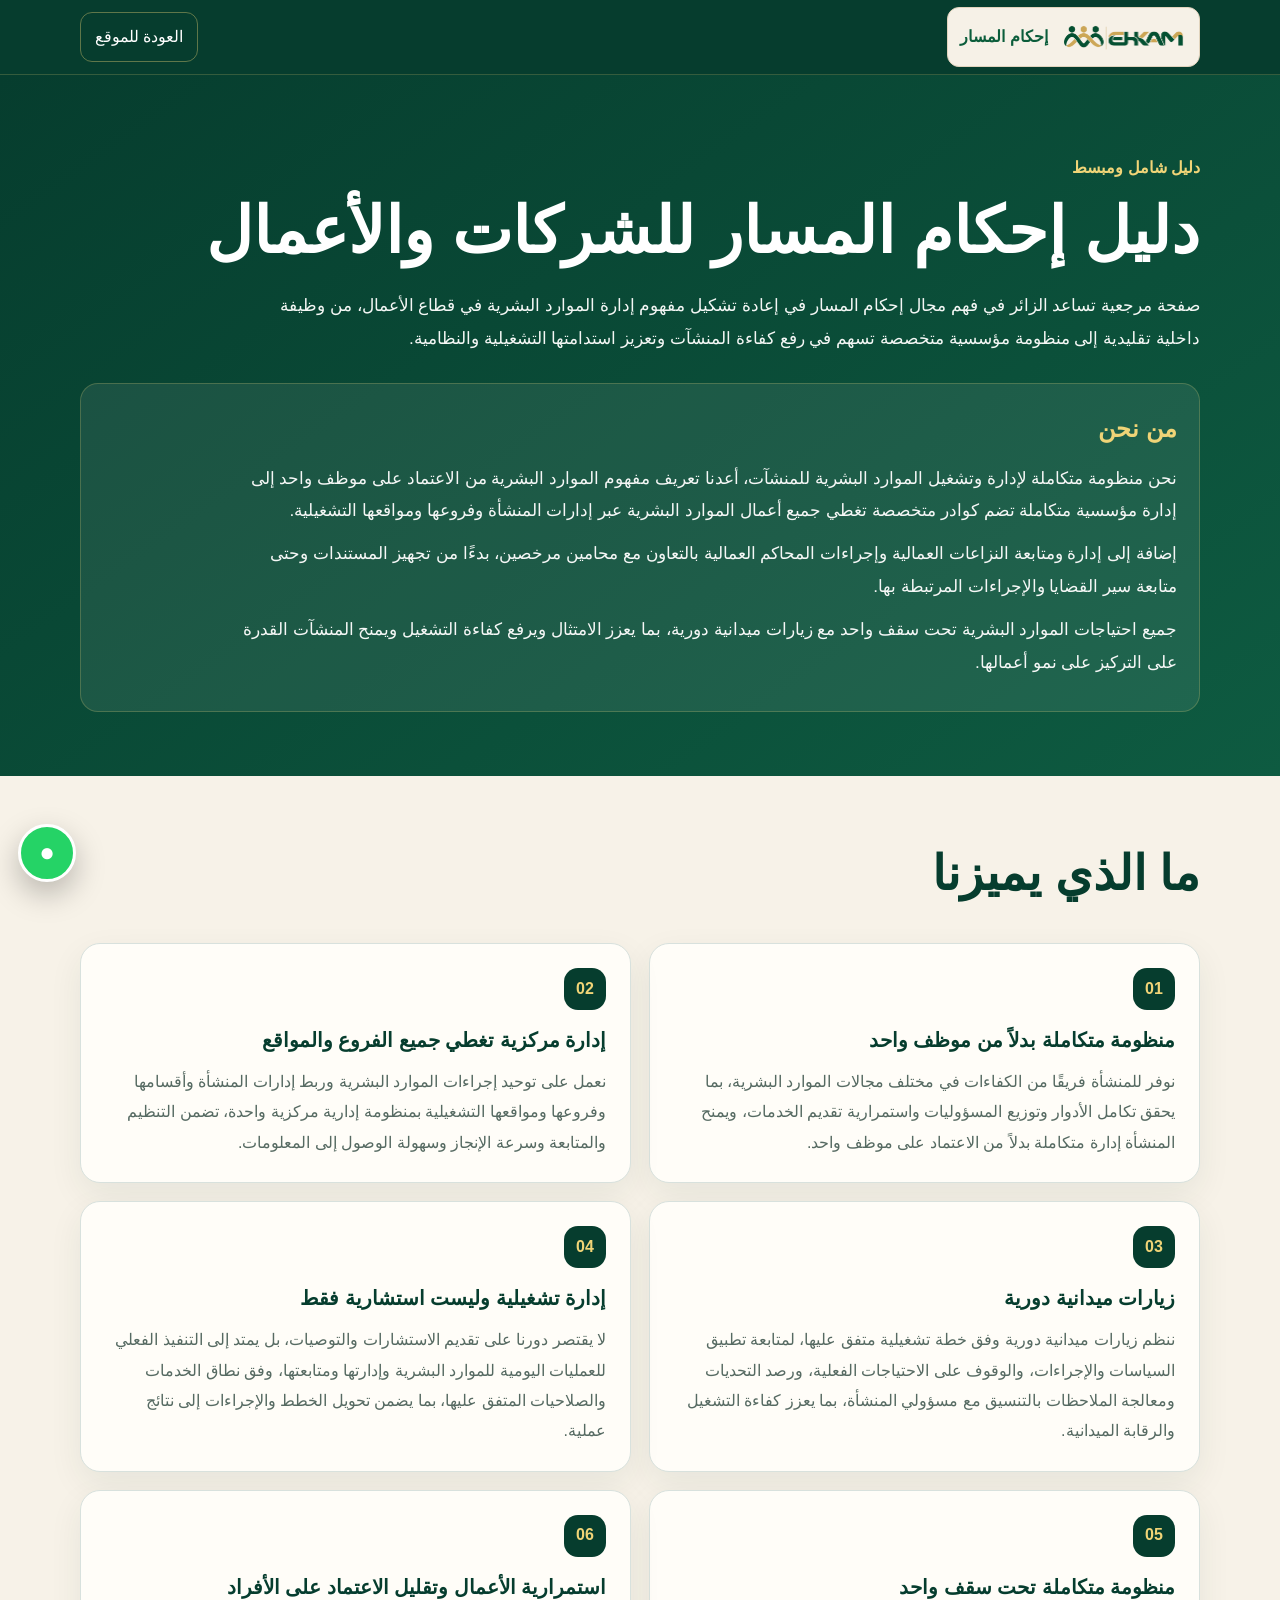
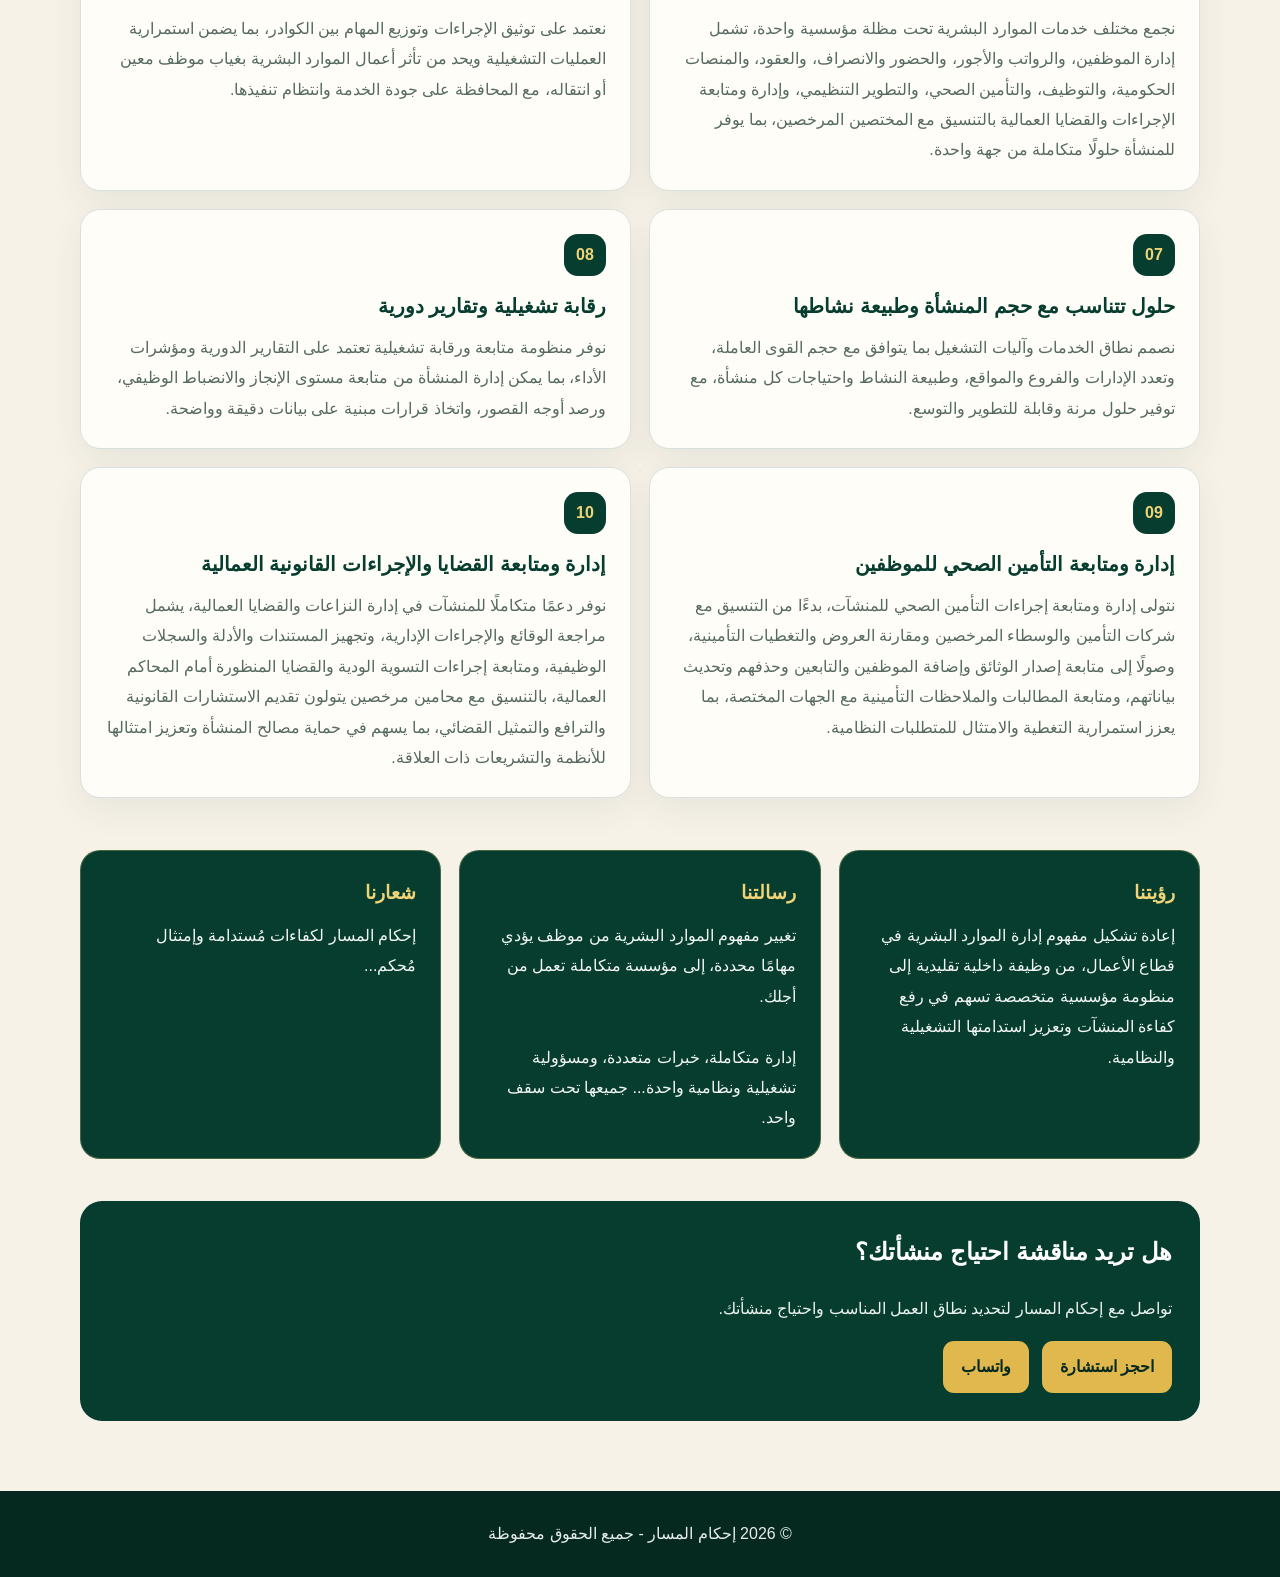
<file: management-consulting-guide.html>
<!doctype html>
<html lang="ar" dir="rtl">
<head>
<meta charset="utf-8">
<meta name="viewport" content="width=device-width,initial-scale=1">
<title>دليل إحكام المسار للشركات والأعمال | إحكام المسار</title>
<meta name="description" content="صفحة مرجعية تساعد الزائر في فهم مجال إحكام المسار في إعادة تشكيل مفهوم إدارة الموارد البشرية في قطاع الأعمال، من وظيفة داخلية تقليدية إلى منظومة مؤسسية متخصصة تسهم في رفع كفاءة المنشآت وتعزيز استدامتها التشغيلية والنظامية.">
<meta name="robots" content="index,follow,max-image-preview:large">
<link rel="canonical" href="https://ehkam-almasar.com/management-consulting-guide.html">
<link rel="icon" href="favicon.png?v=2">
<meta property="og:type" content="article">
<meta property="og:title" content="دليل إحكام المسار للشركات والأعمال | إحكام المسار">
<meta property="og:description" content="صفحة مرجعية تساعد الزائر في فهم مجال إحكام المسار في إعادة تشكيل مفهوم إدارة الموارد البشرية في قطاع الأعمال، من وظيفة داخلية تقليدية إلى منظومة مؤسسية متخصصة تسهم في رفع كفاءة المنشآت وتعزيز استدامتها التشغيلية والنظامية.">
<meta property="og:url" content="https://ehkam-almasar.com/management-consulting-guide.html">
<meta property="og:site_name" content="إحكام المسار">
<script type="application/ld+json">{"@context": "https://schema.org", "@type": "Article", "headline": "دليل إحكام المسار للشركات والأعمال", "description": "صفحة مرجعية تساعد الزائر في فهم مجال إحكام المسار في إعادة تشكيل مفهوم إدارة الموارد البشرية في قطاع الأعمال، من وظيفة داخلية تقليدية إلى منظومة مؤسسية متخصصة تسهم في رفع كفاءة المنشآت وتعزيز استدامتها التشغيلية والنظامية.", "mainEntityOfPage": "https://ehkam-almasar.com/management-consulting-guide.html", "author": {"@type": "Organization", "name": "إحكام المسار"}, "publisher": {"@type": "Organization", "name": "إحكام المسار"}, "about": ["منظومة متكاملة بدلاً من موظف واحد", "إدارة مركزية تغطي جميع الفروع والمواقع", "زيارات ميدانية دورية", "إدارة تشغيلية وليست استشارية فقط", "منظومة متكاملة تحت سقف واحد", "استمرارية الأعمال وتقليل الاعتماد على الأفراد", "حلول تتناسب مع حجم المنشأة وطبيعة نشاطها", "رقابة تشغيلية وتقارير دورية", "إدارة ومتابعة التأمين الصحي للموظفين", "إدارة ومتابعة القضايا والإجراءات القانونية العمالية"]}</script>
<style>
:root{--green:#063D2E;--green2:#0E5B41;--green3:#167153;--gold:#E1B84E;--gold2:#F0D477;--cream:#F7F2E8;--paper:#FFFDF8;--ink:#173D30;--muted:#566A62;--line:#D8E1DD}
*{box-sizing:border-box}
html{scroll-behavior:smooth}
body{margin:0;font-family:"Tajawal",Tahoma,Arial,sans-serif;background:var(--cream);color:var(--ink);line-height:1.9}
a{color:inherit;text-decoration:none}
.container{width:min(1120px,calc(100% - 32px));margin:auto}
header{background:var(--green);color:#fff;position:sticky;top:0;z-index:20;border-bottom:1px solid rgba(240,212,119,.2)}
.nav{min-height:74px;display:flex;align-items:center;justify-content:space-between;gap:18px}
.brand{display:flex;align-items:center;gap:12px;font-weight:900;background:#F6F1E7;padding:7px 12px;border-radius:12px;border:1px solid #E1D4BD;color:#0B5D3B}.brand img{height:44px;max-width:210px;object-fit:contain}
.back{border:1px solid rgba(240,212,119,.38);border-radius:12px;padding:9px 14px;color:#fff}
.hero{background:linear-gradient(145deg,#063D2E,#0E5B41);color:#fff;padding:78px 0 64px}
.eyebrow{color:var(--gold2);font-weight:900}
h1{font-size:clamp(2.2rem,5vw,4.5rem);line-height:1.25;margin:8px 0 18px}
.hero p{font-size:1.08rem;color:#F4F7F5;max-width:950px}
.about-box{margin-top:28px;padding:22px;border-radius:18px;background:rgba(255,255,255,.08);border:1px solid rgba(240,212,119,.22)}
.about-box h2{color:var(--gold2);margin:0 0 10px}.about-box p{color:#F5F7F6;margin:0 0 10px}
main{padding:52px 0 70px}
.section-title{margin:0 0 24px;color:var(--green);font-size:clamp(1.9rem,4vw,3rem)}
.feature-grid{display:grid;grid-template-columns:repeat(2,minmax(0,1fr));gap:18px;margin-bottom:52px}
.feature-mini{background:var(--paper);border:1px solid var(--line);border-radius:20px;padding:24px;box-shadow:0 12px 34px rgba(6,61,46,.07)}
.feature-mini-num{display:inline-grid;place-items:center;width:42px;height:42px;border-radius:14px;background:var(--green);color:var(--gold2);font-weight:900;margin-bottom:12px}
.feature-mini h3{margin:0 0 8px;color:var(--green);font-size:1.22rem}.feature-mini p{margin:0;color:var(--muted)}
.feature-detail{display:grid;grid-template-columns:70px 1fr;gap:20px;align-items:start;background:var(--paper);border:1px solid var(--line);border-radius:20px;padding:25px;margin:0 0 16px;scroll-margin-top:100px}
.detail-number{width:58px;height:58px;border-radius:18px;display:grid;place-items:center;background:var(--green);color:var(--gold2);font-weight:900}
.feature-detail h2{margin:0 0 8px;color:var(--green);font-size:1.5rem}.feature-detail p{margin:0;color:var(--muted)}
.foundations{display:grid;grid-template-columns:repeat(3,minmax(0,1fr));gap:18px;margin-top:46px}
.foundation{background:var(--green);color:#fff;border:1px solid rgba(240,212,119,.28);border-radius:20px;padding:24px}
.foundation h3{color:var(--gold2);margin:0 0 10px}.foundation p{color:#F2F6F4;margin:0}
.cta{margin-top:42px;background:var(--green);color:#fff;border-radius:22px;padding:28px}
.cta h2{margin-top:0;color:#fff}.cta p{color:#EAF1EE}.cta a{display:inline-block;background:var(--gold);color:#06291F;padding:11px 18px;border-radius:11px;font-weight:900;margin-left:8px}
footer{background:#06291F;color:#E6ECE9;text-align:center;padding:28px 0}
.whatsapp-float{position:fixed;left:18px;bottom:18px;z-index:50;width:58px;height:58px;border-radius:50%;display:grid;place-items:center;background:#25D366;color:#fff;border:3px solid #fff;box-shadow:0 12px 30px rgba(0,0,0,.25);font-size:26px}
@media(max-width:800px){.feature-grid,.foundations{grid-template-columns:1fr}.feature-detail{grid-template-columns:1fr}.nav{gap:10px}.brand span{display:none}}
</style>
</head>
<body>
<header>
 <div class="container nav">
 <a class="brand" href="index.html"><img src="ehkam-logo.png" alt="إحكام المسار"><span>إحكام المسار</span></a>
 <a class="back" href="index.html#services">العودة للموقع</a>
 </div>
</header>

<section class="hero">
 <div class="container">
 <div class="eyebrow">دليل شامل ومبسط</div>
 <h1>دليل إحكام المسار للشركات والأعمال</h1>
 <p>صفحة مرجعية تساعد الزائر في فهم مجال إحكام المسار في إعادة تشكيل مفهوم إدارة الموارد البشرية في قطاع الأعمال، من وظيفة داخلية تقليدية إلى منظومة مؤسسية متخصصة تسهم في رفع كفاءة المنشآت وتعزيز استدامتها التشغيلية والنظامية.</p>
 <div class="about-box">
 <h2>من نحن</h2>
 <p>نحن منظومة متكاملة لإدارة وتشغيل الموارد البشرية للمنشآت، أعدنا تعريف مفهوم الموارد البشرية من الاعتماد على موظف واحد إلى إدارة مؤسسية متكاملة تضم كوادر متخصصة تغطي جميع أعمال الموارد البشرية عبر إدارات المنشأة وفروعها ومواقعها التشغيلية.</p>
 <p>إضافة إلى إدارة ومتابعة النزاعات العمالية وإجراءات المحاكم العمالية بالتعاون مع محامين مرخصين، بدءًا من تجهيز المستندات وحتى متابعة سير القضايا والإجراءات المرتبطة بها.</p>
 <p>جميع احتياجات الموارد البشرية تحت سقف واحد مع زيارات ميدانية دورية، بما يعزز الامتثال ويرفع كفاءة التشغيل ويمنح المنشآت القدرة على التركيز على نمو أعمالها.</p>
 </div>
 </div>
</section>

<main>
 <div class="container">
 <h2 class="section-title">ما الذي يميزنا</h2>
 <div class="feature-grid">
 <div class="feature-mini" id="feature-card-1">
 <div class="feature-mini-num">01</div>
 <h3>منظومة متكاملة بدلاً من موظف واحد</h3>
 <p>نوفر للمنشأة فريقًا من الكفاءات في مختلف مجالات الموارد البشرية، بما يحقق تكامل الأدوار وتوزيع المسؤوليات واستمرارية تقديم الخدمات، ويمنح المنشأة إدارة متكاملة بدلاً من الاعتماد على موظف واحد.</p>
 </div><div class="feature-mini" id="feature-card-2">
 <div class="feature-mini-num">02</div>
 <h3>إدارة مركزية تغطي جميع الفروع والمواقع</h3>
 <p>نعمل على توحيد إجراءات الموارد البشرية وربط إدارات المنشأة وأقسامها وفروعها ومواقعها التشغيلية بمنظومة إدارية مركزية واحدة، تضمن التنظيم والمتابعة وسرعة الإنجاز وسهولة الوصول إلى المعلومات.</p>
 </div><div class="feature-mini" id="feature-card-3">
 <div class="feature-mini-num">03</div>
 <h3>زيارات ميدانية دورية</h3>
 <p>ننظم زيارات ميدانية دورية وفق خطة تشغيلية متفق عليها، لمتابعة تطبيق السياسات والإجراءات، والوقوف على الاحتياجات الفعلية، ورصد التحديات ومعالجة الملاحظات بالتنسيق مع مسؤولي المنشأة، بما يعزز كفاءة التشغيل والرقابة الميدانية.</p>
 </div><div class="feature-mini" id="feature-card-4">
 <div class="feature-mini-num">04</div>
 <h3>إدارة تشغيلية وليست استشارية فقط</h3>
 <p>لا يقتصر دورنا على تقديم الاستشارات والتوصيات، بل يمتد إلى التنفيذ الفعلي للعمليات اليومية للموارد البشرية وإدارتها ومتابعتها، وفق نطاق الخدمات والصلاحيات المتفق عليها، بما يضمن تحويل الخطط والإجراءات إلى نتائج عملية.</p>
 </div><div class="feature-mini" id="feature-card-5">
 <div class="feature-mini-num">05</div>
 <h3>منظومة متكاملة تحت سقف واحد</h3>
 <p>نجمع مختلف خدمات الموارد البشرية تحت مظلة مؤسسية واحدة، تشمل إدارة الموظفين، والرواتب والأجور، والحضور والانصراف، والعقود، والمنصات الحكومية، والتوظيف، والتأمين الصحي، والتطوير التنظيمي، وإدارة ومتابعة الإجراءات والقضايا العمالية بالتنسيق مع المختصين المرخصين، بما يوفر للمنشأة حلولًا متكاملة من جهة واحدة.</p>
 </div><div class="feature-mini" id="feature-card-6">
 <div class="feature-mini-num">06</div>
 <h3>استمرارية الأعمال وتقليل الاعتماد على الأفراد</h3>
 <p>نعتمد على توثيق الإجراءات وتوزيع المهام بين الكوادر، بما يضمن استمرارية العمليات التشغيلية ويحد من تأثر أعمال الموارد البشرية بغياب موظف معين أو انتقاله، مع المحافظة على جودة الخدمة وانتظام تنفيذها.</p>
 </div><div class="feature-mini" id="feature-card-7">
 <div class="feature-mini-num">07</div>
 <h3>حلول تتناسب مع حجم المنشأة وطبيعة نشاطها</h3>
 <p>نصمم نطاق الخدمات وآليات التشغيل بما يتوافق مع حجم القوى العاملة، وتعدد الإدارات والفروع والمواقع، وطبيعة النشاط واحتياجات كل منشأة، مع توفير حلول مرنة وقابلة للتطوير والتوسع.</p>
 </div><div class="feature-mini" id="feature-card-8">
 <div class="feature-mini-num">08</div>
 <h3>رقابة تشغيلية وتقارير دورية</h3>
 <p>نوفر منظومة متابعة ورقابة تشغيلية تعتمد على التقارير الدورية ومؤشرات الأداء، بما يمكن إدارة المنشأة من متابعة مستوى الإنجاز والانضباط الوظيفي، ورصد أوجه القصور، واتخاذ قرارات مبنية على بيانات دقيقة وواضحة.</p>
 </div><div class="feature-mini" id="feature-card-9">
 <div class="feature-mini-num">09</div>
 <h3>إدارة ومتابعة التأمين الصحي للموظفين</h3>
 <p>نتولى إدارة ومتابعة إجراءات التأمين الصحي للمنشآت، بدءًا من التنسيق مع شركات التأمين والوسطاء المرخصين ومقارنة العروض والتغطيات التأمينية، وصولًا إلى متابعة إصدار الوثائق وإضافة الموظفين والتابعين وحذفهم وتحديث بياناتهم، ومتابعة المطالبات والملاحظات التأمينية مع الجهات المختصة، بما يعزز استمرارية التغطية والامتثال للمتطلبات النظامية.</p>
 </div><div class="feature-mini" id="feature-card-10">
 <div class="feature-mini-num">10</div>
 <h3>إدارة ومتابعة القضايا والإجراءات القانونية العمالية</h3>
 <p>نوفر دعمًا متكاملًا للمنشآت في إدارة النزاعات والقضايا العمالية، يشمل مراجعة الوقائع والإجراءات الإدارية، وتجهيز المستندات والأدلة والسجلات الوظيفية، ومتابعة إجراءات التسوية الودية والقضايا المنظورة أمام المحاكم العمالية، بالتنسيق مع محامين مرخصين يتولون تقديم الاستشارات القانونية والترافع والتمثيل القضائي، بما يسهم في حماية مصالح المنشأة وتعزيز امتثالها للأنظمة والتشريعات ذات العلاقة.</p>
 </div>
 </div>

 <div class="foundations">
 <article class="foundation"><h3>رؤيتنا</h3><p>إعادة تشكيل مفهوم إدارة الموارد البشرية في قطاع الأعمال، من وظيفة داخلية تقليدية إلى منظومة مؤسسية متخصصة تسهم في رفع كفاءة المنشآت وتعزيز استدامتها التشغيلية والنظامية.</p></article>
 <article class="foundation"><h3>رسالتنا</h3><p>تغيير مفهوم الموارد البشرية من موظف يؤدي مهامًا محددة، إلى مؤسسة متكاملة تعمل من أجلك.<br><br>إدارة متكاملة، خبرات متعددة، ومسؤولية تشغيلية ونظامية واحدة... جميعها تحت سقف واحد.</p></article>
 <article class="foundation"><h3>شعارنا</h3><p>إحكام المسار لكفاءات مُستدامة وإمتثال مُحكم...</p></article>
 </div>

 <div class="cta">
 <h2>هل تريد مناقشة احتياج منشأتك؟</h2>
 <p>تواصل مع إحكام المسار لتحديد نطاق العمل المناسب واحتياج منشأتك.</p>
 <a href="index.html#booking">احجز استشارة</a>
 <a href="https://wa.me/966573893004" target="_blank" rel="noopener">واتساب</a>
 </div>
 </div>
</main>

<footer>© 2026 إحكام المسار - جميع الحقوق محفوظة</footer>
<a class="whatsapp-float" href="https://wa.me/966573893004" target="_blank" rel="noopener" aria-label="واتساب">●</a>
</body>
</html>
</file>
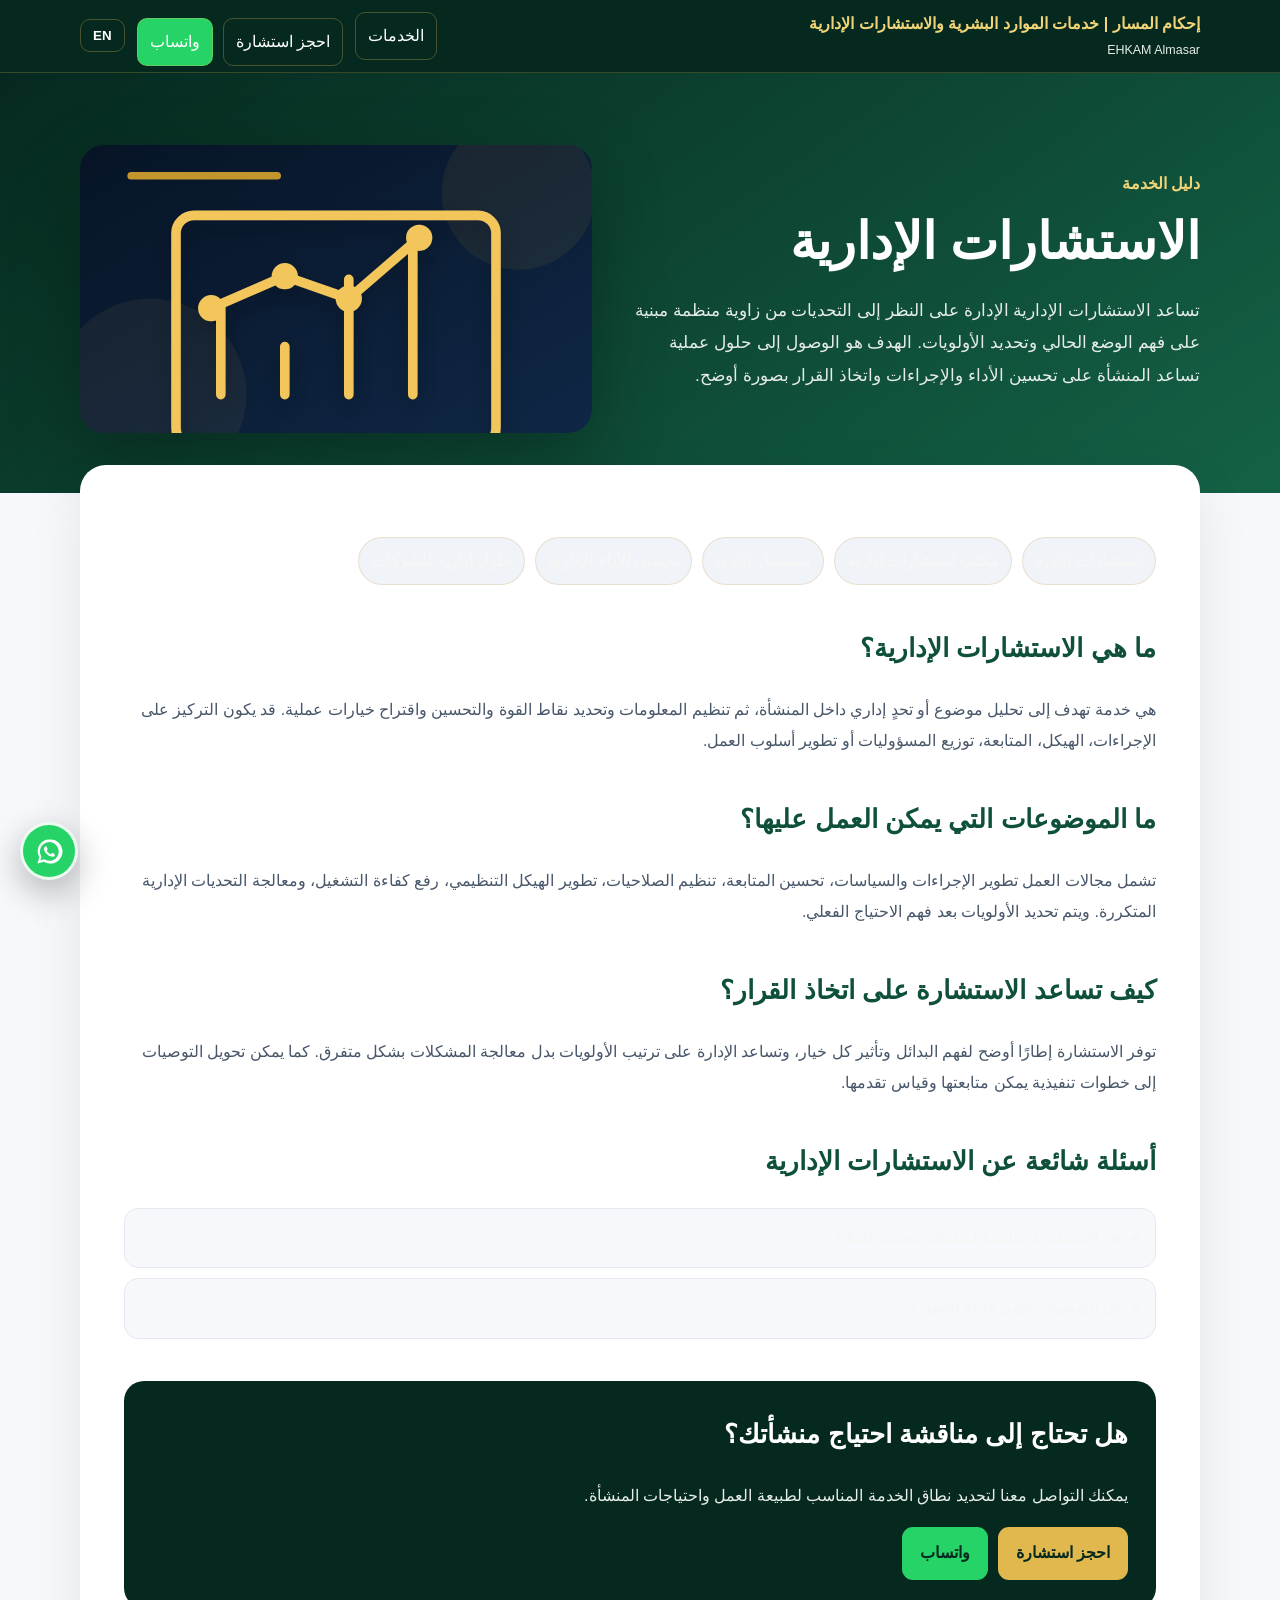
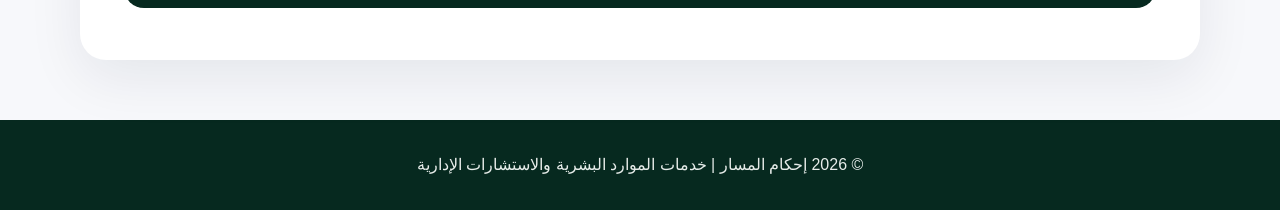
<file: management-consulting.html>
<!doctype html>
<html lang="ar" dir="rtl">
<head>
<meta charset="utf-8">
<meta name="viewport" content="width=device-width,initial-scale=1">
<title>استشارات إدارية للشركات والمنشآت | إحكام المسار</title>
<meta name="description" content="استشارات إدارية من إحكام المسار لدعم الشركات والمنشآت في تحسين الأداء الإداري، تطوير الإجراءات، تنظيم المسؤوليات، ودعم اتخاذ القرار.">
<meta name="robots" content="index,follow,max-image-preview:large">
<meta name="keywords" content="استشارات إدارية, إدارة, إدارة واستشارات إدارية, تحسين الأداء الإداري, تطوير الإجراءات">
<link rel="canonical" href="https://ehkam-almasar.com/management-consulting.html">
<link rel="icon" href="favicon.ico?v=2">
<meta property="og:type" content="article">
<meta property="og:title" content="الاستشارات الإدارية | إحكام المسار | خدمات الموارد البشرية والاستشارات الإدارية">
<meta property="og:description" content="استشارات إدارية عملية لتحسين الإجراءات، دعم اتخاذ القرار، تطوير الأداء، ورفع كفاءة العمل داخل المنشآت.">
<meta property="og:url" content="https://ehkam-almasar.com/management-consulting.html">
<meta property="og:image" content="https://ehkam-almasar.com/favicon.png">
<script type="application/ld+json">{"@context": "https://schema.org", "@graph": [{"@type": "Service", "name": "الاستشارات الإدارية", "provider": {"@type": "ProfessionalService", "name": "إحكام المسار | خدمات الموارد البشرية والاستشارات الإدارية", "url": "https://ehkam-almasar.com/"}, "description": "استشارات إدارية عملية لتحسين الإجراءات، دعم اتخاذ القرار، تطوير الأداء، ورفع كفاءة العمل داخل المنشآت.", "url": "https://ehkam-almasar.com/management-consulting.html"}, {"@type": "Article", "headline": "الاستشارات الإدارية | إحكام المسار | خدمات الموارد البشرية والاستشارات الإدارية", "description": "استشارات إدارية عملية لتحسين الإجراءات، دعم اتخاذ القرار، تطوير الأداء، ورفع كفاءة العمل داخل المنشآت.", "mainEntityOfPage": "https://ehkam-almasar.com/management-consulting.html", "author": {"@type": "Organization", "name": "إحكام المسار | خدمات الموارد البشرية والاستشارات الإدارية"}, "publisher": {"@type": "Organization", "name": "إحكام المسار | خدمات الموارد البشرية والاستشارات الإدارية"}}]}</script>
<script type="application/ld+json">{"@context": "https://schema.org", "@type": "FAQPage", "mainEntity": [{"@type": "Question", "name": "هل الاستشارة مناسبة لمشكلة محددة فقط؟", "acceptedAnswer": {"@type": "Answer", "text": "نعم، يمكن أن تكون الاستشارة لموضوع محدد أو ضمن برنامج تطوير أوسع."}}, {"@type": "Question", "name": "هل التوصيات تكون قابلة للتنفيذ؟", "acceptedAnswer": {"@type": "Answer", "text": "الهدف هو تقديم حلول عملية مرتبطة بواقع المنشأة وإمكاناتها، مع تحديد خطوات واضحة قدر الإمكان."}}]}</script>
<style>
:root{--navy:#06291F;--navy2:#0E5138;--gold:#E1B84E;--gold2:#F0D477;--ink:#0A3A2B;--muted:#5f6b7a;--bg:#F7F8FB}
*{box-sizing:border-box}html{scroll-behavior:smooth}body{margin:0;font-family:Tahoma,Arial,sans-serif;background:var(--bg);color:var(--ink);line-height:1.9}
a{color:inherit}.container{width:min(1120px,92%);margin:auto}
header{background:var(--navy);color:#fff;position:sticky;top:0;z-index:10;border-bottom:1px solid rgba(243,198,92,.2)}
.nav{min-height:72px;display:flex;align-items:center;justify-content:space-between;gap:20px}.brand{text-decoration:none;font-weight:900}.brand small{display:block;color:#E6ECE9;font-weight:500;font-size:.78rem}
.navlinks{display:flex;gap:12px;align-items:center}.navlinks a,.lang-btn{border:1px solid rgba(243,198,92,.28);border-radius:10px;padding:8px 12px;text-decoration:none;background:transparent;color:#fff;cursor:pointer}
.hero{background:linear-gradient(145deg,#06291F,#146246);color:white;padding:72px 0 60px}.hero-grid{display:grid;grid-template-columns:1.05fr.95fr;gap:42px;align-items:center}
.eyebrow{color:var(--gold2);font-weight:800}.hero h1{font-size:clamp(2rem,4vw,3.6rem);line-height:1.3;margin:10px 0 18px}.hero p{color:#DCE3EC;font-size:1.08rem}
.hero img{width:100%;border-radius:24px;box-shadow:0 24px 70px rgba(0,0,0,.28)}
main article{background:#fff;margin:-28px auto 0;border-radius:26px;padding:44px;position:relative;box-shadow:0 18px 55px rgba(11,25,48,.08)}
article h2{margin-top:38px;font-size:1.65rem;color:var(--navy2)}article p{color:#48576a}
.keyword-box{display:flex;flex-wrap:wrap;gap:10px;margin:28px 0}.keyword-box span{background:#F0F3F8;border:1px solid rgba(206,169,85,.25);padding:8px 12px;border-radius:999px;font-weight:700}
.faq{margin-top:38px}.faq details{background:#F7F8FB;border:1px solid #E4E9F0;border-radius:14px;padding:14px 16px;margin:10px 0}.faq summary{font-weight:800;cursor:pointer}
.cta{margin:42px 0 8px;padding:28px;border-radius:20px;background:var(--navy);color:#fff}.cta a{display:inline-block;margin-top:12px;background:var(--gold);color:#06291F;padding:11px 18px;border-radius:11px;text-decoration:none;font-weight:900}
footer{margin-top:60px;background:#06291F;color:#E6ECE9;padding:30px 0;text-align:center}
.en{display:none}html[data-lang="en"]{direction:ltr}html[data-lang="en"].ar{display:none}html[data-lang="en"].en{display:block}
html[data-lang="en"].inline-en{display:inline}html:not([data-lang="en"]).inline-en{display:none}
.inline-ar{display:inline}html[data-lang="en"].inline-ar{display:none}
@media(max-width:800px){.hero-grid{grid-template-columns:1fr}.navlinks a:first-child{display:none}main article{padding:26px;margin-top:-18px}}

.cta h2{color:#ffffff!important;margin-top:0}
.cta p{color:#dce3ec!important}
.cta a{color:#06291F!important}


/* EHKAM contrast enhancement - readability only */
body{color:#F4F7F6}
header,.hero,.cta, footer{color:#FFFFFF}
h1,h2,h3,h4,h5,h6{color:#FFFFFF}
p,li,span,small,label{color:inherit}
.hero p,.cta p,footer,.muted,.subtext,.section-heading p{color:#E6ECE9!important}
.eyebrow,.accent,.gold{color:#F0D477!important}
a{color:#F0D477}
button,.btn,.primary-btn,.cta a{font-weight:800}
input,textarea,select{color:#111!important;background:#FFFFFF!important}
input::placeholder,textarea::placeholder{color:#667085!important}
.service-card,.card,.panel,.feature-card{color:#F4F7F6}
.service-card p,.card p,.panel p,.feature-card p{color:#E6ECE9!important}

</style>

<style id="global-whatsapp-mobile-fix">
.article-cta-actions{display:flex;flex-wrap:wrap;gap:10px;margin-top:12px}.article-cta-actions>a{margin-top:0!important}.article-wa{background:#25D366!important;color:#fff!important}
.whatsapp-float{position:fixed;left:20px;bottom:20px;z-index:6000;width:58px;height:58px;border-radius:50%;display:grid;place-items:center;background:#25D366;color:#fff;border:3px solid rgba(255,255,255,.9);box-shadow:0 12px 35px rgba(0,0,0,.28)}html[dir="ltr"].whatsapp-float{left:auto;right:20px}.whatsapp-float svg{width:29px;height:29px}
@media(max-width:800px){html,body{width:100%;max-width:100%;overflow-x:hidden!important}.container{width:min(92%,1120px)!important;max-width:100%!important}.nav{width:100%;min-width:0;gap:10px}.brand{min-width:0;max-width:70%;overflow:hidden;text-overflow:ellipsis;white-space:nowrap}.brand small{display:none}.hero-grid{grid-template-columns:minmax(0,1fr)!important;gap:28px!important}.hero-grid>*{min-width:0;max-width:100%}.hero img{max-width:100%;width:100%;height:auto}main article{max-width:100%;overflow:hidden}.article-cta-actions{flex-direction:column}.article-cta-actions>a{width:100%;text-align:center}.whatsapp-float{left:14px;bottom:14px;width:54px;height:54px}html[dir="ltr"].whatsapp-float{left:auto;right:14px}}
</style>

</head>
<body>
<header><div class="container nav">
<a class="brand" href="index.html">إحكام المسار | خدمات الموارد البشرية والاستشارات الإدارية<small>EHKAM Almasar</small></a>
<div class="navlinks"><a href="index.html#services">الخدمات</a><div class="article-cta-actions"><a href="index.html#booking">احجز استشارة</a><a class="article-wa" href="https://wa.me/966573893004" target="_blank" rel="noopener">واتساب</a></div><button class="lang-btn" id="langBtn">EN</button></div>
</div></header>
<section class="hero"><div class="container hero-grid">
<div>
<div class="eyebrow ar">دليل الخدمة</div><div class="eyebrow en">Service Guide</div>
<h1 class="ar">الاستشارات الإدارية</h1><h1 class="en">Management Consulting</h1>
<p class="ar">تساعد الاستشارات الإدارية الإدارة على النظر إلى التحديات من زاوية منظمة مبنية على فهم الوضع الحالي وتحديد الأولويات. الهدف هو الوصول إلى حلول عملية تساعد المنشأة على تحسين الأداء والإجراءات واتخاذ القرار بصورة أوضح.</p><p class="en">استشارات إدارية عملية لتحسين الإجراءات، دعم اتخاذ القرار، تطوير الأداء، ورفع كفاءة العمل داخل المنشآت.</p>
</div>
<img src="[data-uri]" alt="الاستشارات الإدارية - إحكام المسار | خدمات الموارد البشرية والاستشارات الإدارية">
</div></section>
<main class="container">
<article>
<div class="ar">
<div class="keyword-box"><span>استشارات إدارية</span><span>مكتب استشارات إدارية</span><span>مستشار إداري</span><span>تحسين الأداء الإداري</span><span>حلول إدارية للشركات</span></div>
<h2>ما هي الاستشارات الإدارية؟</h2><p>هي خدمة تهدف إلى تحليل موضوع أو تحدٍ إداري داخل المنشأة، ثم تنظيم المعلومات وتحديد نقاط القوة والتحسين واقتراح خيارات عملية. قد يكون التركيز على الإجراءات، الهيكل، المتابعة، توزيع المسؤوليات أو تطوير أسلوب العمل.</p>
<h2>ما الموضوعات التي يمكن العمل عليها؟</h2><p>تشمل مجالات العمل تطوير الإجراءات والسياسات، تحسين المتابعة، تنظيم الصلاحيات، تطوير الهيكل التنظيمي، رفع كفاءة التشغيل، ومعالجة التحديات الإدارية المتكررة. ويتم تحديد الأولويات بعد فهم الاحتياج الفعلي.</p>
<h2>كيف تساعد الاستشارة على اتخاذ القرار؟</h2><p>توفر الاستشارة إطارًا أوضح لفهم البدائل وتأثير كل خيار، وتساعد الإدارة على ترتيب الأولويات بدل معالجة المشكلات بشكل متفرق. كما يمكن تحويل التوصيات إلى خطوات تنفيذية يمكن متابعتها وقياس تقدمها.</p>
<div class="faq"><h2>أسئلة شائعة عن الاستشارات الإدارية</h2><details><summary>هل الاستشارة مناسبة لمشكلة محددة فقط؟</summary><p>نعم، يمكن أن تكون الاستشارة لموضوع محدد أو ضمن برنامج تطوير أوسع.</p></details>
<details><summary>هل التوصيات تكون قابلة للتنفيذ؟</summary><p>الهدف هو تقديم حلول عملية مرتبطة بواقع المنشأة وإمكاناتها، مع تحديد خطوات واضحة قدر الإمكان.</p></details></div>
<div class="cta"><h2>هل تحتاج إلى مناقشة احتياج منشأتك؟</h2><p>يمكنك التواصل معنا لتحديد نطاق الخدمة المناسب لطبيعة العمل واحتياجات المنشأة.</p><div class="article-cta-actions"><a href="index.html#booking">احجز استشارة</a><a class="article-wa" href="https://wa.me/966573893004" target="_blank" rel="noopener">واتساب</a></div></div>
</div>
<div class="en">
<div class="keyword-box"><span>Management Consulting</span><span>Management Consulting</span><span>Business Development</span></div>
<h2>What is management consulting?</h2><p>It helps analyze an administrative challenge, identify improvement opportunities, compare options, and turn recommendations into practical actions.</p>
<h2>What topics can be covered?</h2><p>Procedures, policies, organizational structure, follow-up, responsibilities, operational efficiency, and recurring administrative challenges.</p>
<h2>How does consulting support decisions?</h2><p>It gives management a clearer framework to compare alternatives, prioritize actions, and follow implementation.</p>
<div class="cta"><h2>Need to discuss your organization’s needs?</h2><p>Contact us to define a service scope that fits your business and operational needs.</p><div class="article-cta-actions"><a href="index.html#booking">Book a Consultation</a><a class="article-wa" href="https://wa.me/966573893004" target="_blank" rel="noopener">WhatsApp</a></div></div>
</div>
</article>
</main>
<footer><div class="container">© 2026 إحكام المسار | خدمات الموارد البشرية والاستشارات الإدارية</div></footer>
<script>
const btn=document.getElementById('langBtn');
btn.addEventListener('click',()=>{
 const isEn=document.documentElement.dataset.lang==='en';
 document.documentElement.dataset.lang=isEn?'ar':'en';
 document.documentElement.lang=isEn?'ar':'en';
 document.documentElement.dir=isEn?'rtl':'ltr';
 btn.textContent=isEn?'EN':'AR';
});
</script>

<a class="whatsapp-float" href="https://wa.me/966573893004" target="_blank" rel="noopener" aria-label="فتح محادثة واتساب" title="واتساب">
<svg viewBox="0 0 24 24" aria-hidden="true"><path fill="currentColor" d="M12 2a9.75 9.75 0 0 0-8.39 14.72L2 22l5.42-1.55A10 10 0 1 0 12 2Zm0 17.75a7.84 7.84 0 0 1-3.99-1.08l-.29-.17-3.21.92.86-3.13-.19-.32A7.75 7.75 0 1 1 12 19.75Zm4.25-5.82c-.23-.12-1.36-.67-1.57-.75-.21-.08-.36-.12-.51.12-.15.23-.59.75-.72.9-.13.15-.27.17-.5.06-.23-.12-.97-.36-1.85-1.15-.68-.61-1.14-1.36-1.28-1.59-.13-.23-.01-.35.1-.47.1-.1.23-.27.34-.4.12-.14.15-.23.23-.39.08-.15.04-.29-.02-.4-.06-.12-.51-1.23-.7-1.68-.18-.44-.37-.38-.51-.39h-.44c-.15 0-.4.06-.61.29-.21.23-.8.78-.8 1.9s.82 2.2.93 2.35c.12.15 1.6 2.45 3.88 3.44.54.23.96.37 1.29.47.54.17 1.03.15 1.42.09.43-.06 1.36-.56 1.55-1.09.19-.54.19-1.13-1.09-.05-.1-.21-.15-.44-.27Z"/></svg>
</a>
</body></html>
</file>
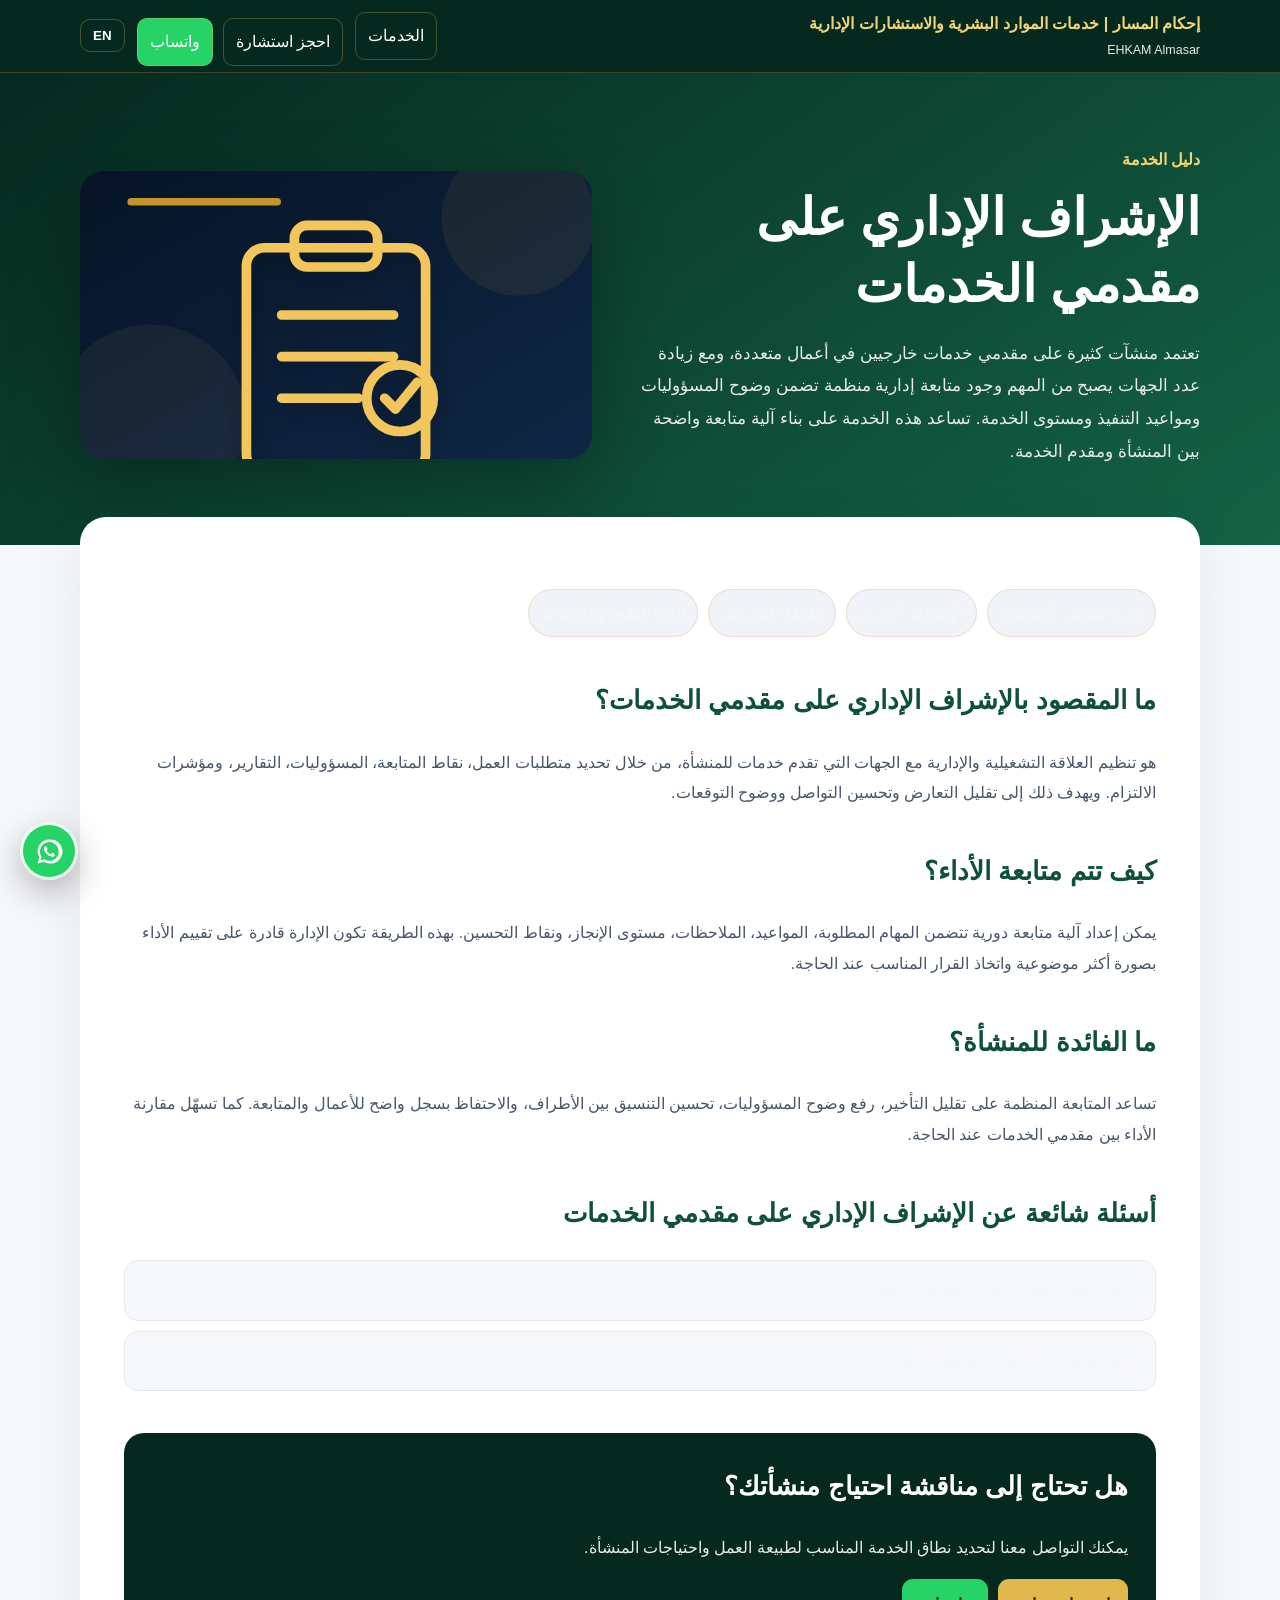
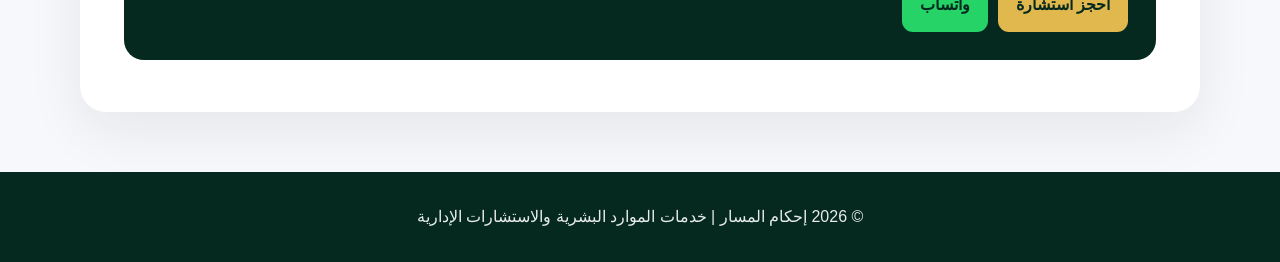
<file: service-provider-supervision.html>
<!doctype html>
<html lang="ar" dir="rtl">
<head>
<meta charset="utf-8">
<meta name="viewport" content="width=device-width,initial-scale=1">
<title>الإشراف الإداري على مقدمي الخدمات | إحكام المسار | خدمات الموارد البشرية والاستشارات الإدارية</title>
<meta name="description" content="اختيار ومتابعة مقدمي الخدمات والإشراف الإداري على الأداء والالتزام وجودة سير العمل داخل المنشأة.">
<meta name="robots" content="index,follow,max-image-preview:large">
<meta name="keywords" content="إدارة مقدمي الخدمات, الإشراف الإداري, متابعة الموردين, إدارة العقود والخدمات">
<link rel="canonical" href="https://ehkam-almasar.com/service-provider-supervision.html">
<link rel="icon" href="favicon.ico?v=2">
<meta property="og:type" content="article">
<meta property="og:title" content="الإشراف الإداري على مقدمي الخدمات | إحكام المسار | خدمات الموارد البشرية والاستشارات الإدارية">
<meta property="og:description" content="اختيار ومتابعة مقدمي الخدمات والإشراف الإداري على الأداء والالتزام وجودة سير العمل داخل المنشأة.">
<meta property="og:url" content="https://ehkam-almasar.com/service-provider-supervision.html">
<meta property="og:image" content="https://ehkam-almasar.com/favicon.png">
<script type="application/ld+json">{"@context": "https://schema.org", "@graph": [{"@type": "Service", "name": "الإشراف الإداري على مقدمي الخدمات", "provider": {"@type": "ProfessionalService", "name": "إحكام المسار | خدمات الموارد البشرية والاستشارات الإدارية", "url": "https://ehkam-almasar.com/"}, "description": "اختيار ومتابعة مقدمي الخدمات والإشراف الإداري على الأداء والالتزام وجودة سير العمل داخل المنشأة.", "url": "https://ehkam-almasar.com/service-provider-supervision.html"}, {"@type": "Article", "headline": "الإشراف الإداري على مقدمي الخدمات | إحكام المسار | خدمات الموارد البشرية والاستشارات الإدارية", "description": "اختيار ومتابعة مقدمي الخدمات والإشراف الإداري على الأداء والالتزام وجودة سير العمل داخل المنشأة.", "mainEntityOfPage": "https://ehkam-almasar.com/service-provider-supervision.html", "author": {"@type": "Organization", "name": "إحكام المسار | خدمات الموارد البشرية والاستشارات الإدارية"}, "publisher": {"@type": "Organization", "name": "إحكام المسار | خدمات الموارد البشرية والاستشارات الإدارية"}}]}</script>
<script type="application/ld+json">{"@context": "https://schema.org", "@type": "FAQPage", "mainEntity": [{"@type": "Question", "name": "هل تشمل الخدمة اختيار مقدم الخدمة؟", "acceptedAnswer": {"@type": "Answer", "text": "يمكن أن تشمل المساعدة في تحديد معايير الاختيار والمقارنة والمتابعة وفق نطاق الاتفاق."}}, {"@type": "Question", "name": "هل يمكن إعداد تقارير متابعة دورية؟", "acceptedAnswer": {"@type": "Answer", "text": "نعم، يمكن تصميم نموذج متابعة يناسب طبيعة الخدمة ومتطلبات الإدارة."}}]}</script>
<style>
:root{--navy:#06291F;--navy2:#0E5138;--gold:#E1B84E;--gold2:#F0D477;--ink:#0A3A2B;--muted:#5f6b7a;--bg:#F7F8FB}
*{box-sizing:border-box}html{scroll-behavior:smooth}body{margin:0;font-family:Tahoma,Arial,sans-serif;background:var(--bg);color:var(--ink);line-height:1.9}
a{color:inherit}.container{width:min(1120px,92%);margin:auto}
header{background:var(--navy);color:#fff;position:sticky;top:0;z-index:10;border-bottom:1px solid rgba(243,198,92,.2)}
.nav{min-height:72px;display:flex;align-items:center;justify-content:space-between;gap:20px}.brand{text-decoration:none;font-weight:900}.brand small{display:block;color:#E6ECE9;font-weight:500;font-size:.78rem}
.navlinks{display:flex;gap:12px;align-items:center}.navlinks a,.lang-btn{border:1px solid rgba(243,198,92,.28);border-radius:10px;padding:8px 12px;text-decoration:none;background:transparent;color:#fff;cursor:pointer}
.hero{background:linear-gradient(145deg,#06291F,#146246);color:white;padding:72px 0 60px}.hero-grid{display:grid;grid-template-columns:1.05fr.95fr;gap:42px;align-items:center}
.eyebrow{color:var(--gold2);font-weight:800}.hero h1{font-size:clamp(2rem,4vw,3.6rem);line-height:1.3;margin:10px 0 18px}.hero p{color:#DCE3EC;font-size:1.08rem}
.hero img{width:100%;border-radius:24px;box-shadow:0 24px 70px rgba(0,0,0,.28)}
main article{background:#fff;margin:-28px auto 0;border-radius:26px;padding:44px;position:relative;box-shadow:0 18px 55px rgba(11,25,48,.08)}
article h2{margin-top:38px;font-size:1.65rem;color:var(--navy2)}article p{color:#48576a}
.keyword-box{display:flex;flex-wrap:wrap;gap:10px;margin:28px 0}.keyword-box span{background:#F0F3F8;border:1px solid rgba(206,169,85,.25);padding:8px 12px;border-radius:999px;font-weight:700}
.faq{margin-top:38px}.faq details{background:#F7F8FB;border:1px solid #E4E9F0;border-radius:14px;padding:14px 16px;margin:10px 0}.faq summary{font-weight:800;cursor:pointer}
.cta{margin:42px 0 8px;padding:28px;border-radius:20px;background:var(--navy);color:#fff}.cta a{display:inline-block;margin-top:12px;background:var(--gold);color:#06291F;padding:11px 18px;border-radius:11px;text-decoration:none;font-weight:900}
footer{margin-top:60px;background:#06291F;color:#E6ECE9;padding:30px 0;text-align:center}
.en{display:none}html[data-lang="en"]{direction:ltr}html[data-lang="en"].ar{display:none}html[data-lang="en"].en{display:block}
html[data-lang="en"].inline-en{display:inline}html:not([data-lang="en"]).inline-en{display:none}
.inline-ar{display:inline}html[data-lang="en"].inline-ar{display:none}
@media(max-width:800px){.hero-grid{grid-template-columns:1fr}.navlinks a:first-child{display:none}main article{padding:26px;margin-top:-18px}}

.cta h2{color:#ffffff!important;margin-top:0}
.cta p{color:#dce3ec!important}
.cta a{color:#06291F!important}


/* EHKAM contrast enhancement - readability only */
body{color:#F4F7F6}
header,.hero,.cta, footer{color:#FFFFFF}
h1,h2,h3,h4,h5,h6{color:#FFFFFF}
p,li,span,small,label{color:inherit}
.hero p,.cta p,footer,.muted,.subtext,.section-heading p{color:#E6ECE9!important}
.eyebrow,.accent,.gold{color:#F0D477!important}
a{color:#F0D477}
button,.btn,.primary-btn,.cta a{font-weight:800}
input,textarea,select{color:#111!important;background:#FFFFFF!important}
input::placeholder,textarea::placeholder{color:#667085!important}
.service-card,.card,.panel,.feature-card{color:#F4F7F6}
.service-card p,.card p,.panel p,.feature-card p{color:#E6ECE9!important}

</style>

<style id="global-whatsapp-mobile-fix">
.article-cta-actions{display:flex;flex-wrap:wrap;gap:10px;margin-top:12px}.article-cta-actions>a{margin-top:0!important}.article-wa{background:#25D366!important;color:#fff!important}
.whatsapp-float{position:fixed;left:20px;bottom:20px;z-index:6000;width:58px;height:58px;border-radius:50%;display:grid;place-items:center;background:#25D366;color:#fff;border:3px solid rgba(255,255,255,.9);box-shadow:0 12px 35px rgba(0,0,0,.28)}html[dir="ltr"].whatsapp-float{left:auto;right:20px}.whatsapp-float svg{width:29px;height:29px}
@media(max-width:800px){html,body{width:100%;max-width:100%;overflow-x:hidden!important}.container{width:min(92%,1120px)!important;max-width:100%!important}.nav{width:100%;min-width:0;gap:10px}.brand{min-width:0;max-width:70%;overflow:hidden;text-overflow:ellipsis;white-space:nowrap}.brand small{display:none}.hero-grid{grid-template-columns:minmax(0,1fr)!important;gap:28px!important}.hero-grid>*{min-width:0;max-width:100%}.hero img{max-width:100%;width:100%;height:auto}main article{max-width:100%;overflow:hidden}.article-cta-actions{flex-direction:column}.article-cta-actions>a{width:100%;text-align:center}.whatsapp-float{left:14px;bottom:14px;width:54px;height:54px}html[dir="ltr"].whatsapp-float{left:auto;right:14px}}
</style>

</head>
<body>
<header><div class="container nav">
<a class="brand" href="index.html">إحكام المسار | خدمات الموارد البشرية والاستشارات الإدارية<small>EHKAM Almasar</small></a>
<div class="navlinks"><a href="index.html#services">الخدمات</a><div class="article-cta-actions"><a href="index.html#booking">احجز استشارة</a><a class="article-wa" href="https://wa.me/966573893004" target="_blank" rel="noopener">واتساب</a></div><button class="lang-btn" id="langBtn">EN</button></div>
</div></header>
<section class="hero"><div class="container hero-grid">
<div>
<div class="eyebrow ar">دليل الخدمة</div><div class="eyebrow en">Service Guide</div>
<h1 class="ar">الإشراف الإداري على مقدمي الخدمات</h1><h1 class="en">Administrative Supervision of Service Providers</h1>
<p class="ar">تعتمد منشآت كثيرة على مقدمي خدمات خارجيين في أعمال متعددة، ومع زيادة عدد الجهات يصبح من المهم وجود متابعة إدارية منظمة تضمن وضوح المسؤوليات ومواعيد التنفيذ ومستوى الخدمة. تساعد هذه الخدمة على بناء آلية متابعة واضحة بين المنشأة ومقدم الخدمة.</p><p class="en">اختيار ومتابعة مقدمي الخدمات والإشراف الإداري على الأداء والالتزام وجودة سير العمل داخل المنشأة.</p>
</div>
<img src="[data-uri]" alt="الإشراف الإداري على مقدمي الخدمات - إحكام المسار | خدمات الموارد البشرية والاستشارات الإدارية">
</div></section>
<main class="container">
<article>
<div class="ar">
<div class="keyword-box"><span>إدارة مقدمي الخدمات</span><span>الإشراف الإداري</span><span>متابعة الموردين</span><span>إدارة العقود والخدمات</span></div>
<h2>ما المقصود بالإشراف الإداري على مقدمي الخدمات؟</h2><p>هو تنظيم العلاقة التشغيلية والإدارية مع الجهات التي تقدم خدمات للمنشأة، من خلال تحديد متطلبات العمل، نقاط المتابعة، المسؤوليات، التقارير، ومؤشرات الالتزام. ويهدف ذلك إلى تقليل التعارض وتحسين التواصل ووضوح التوقعات.</p>
<h2>كيف تتم متابعة الأداء؟</h2><p>يمكن إعداد آلية متابعة دورية تتضمن المهام المطلوبة، المواعيد، الملاحظات، مستوى الإنجاز، ونقاط التحسين. بهذه الطريقة تكون الإدارة قادرة على تقييم الأداء بصورة أكثر موضوعية واتخاذ القرار المناسب عند الحاجة.</p>
<h2>ما الفائدة للمنشأة؟</h2><p>تساعد المتابعة المنظمة على تقليل التأخير، رفع وضوح المسؤوليات، تحسين التنسيق بين الأطراف، والاحتفاظ بسجل واضح للأعمال والمتابعة. كما تسهّل مقارنة الأداء بين مقدمي الخدمات عند الحاجة.</p>
<div class="faq"><h2>أسئلة شائعة عن الإشراف الإداري على مقدمي الخدمات</h2><details><summary>هل تشمل الخدمة اختيار مقدم الخدمة؟</summary><p>يمكن أن تشمل المساعدة في تحديد معايير الاختيار والمقارنة والمتابعة وفق نطاق الاتفاق.</p></details>
<details><summary>هل يمكن إعداد تقارير متابعة دورية؟</summary><p>نعم، يمكن تصميم نموذج متابعة يناسب طبيعة الخدمة ومتطلبات الإدارة.</p></details></div>
<div class="cta"><h2>هل تحتاج إلى مناقشة احتياج منشأتك؟</h2><p>يمكنك التواصل معنا لتحديد نطاق الخدمة المناسب لطبيعة العمل واحتياجات المنشأة.</p><div class="article-cta-actions"><a href="index.html#booking">احجز استشارة</a><a class="article-wa" href="https://wa.me/966573893004" target="_blank" rel="noopener">واتساب</a></div></div>
</div>
<div class="en">
<div class="keyword-box"><span>Administrative Supervision of Service Providers</span><span>Management Consulting</span><span>Business Development</span></div>
<h2>What does administrative supervision mean?</h2><p>It organizes the operational relationship with external service providers through clear requirements, responsibilities, follow-up points, and reporting.</p>
<h2>How is performance followed up?</h2><p>A periodic follow-up mechanism can track tasks, deadlines, observations, completion status, and improvement points.</p>
<h2>What is the benefit?</h2><p>It improves clarity, coordination, accountability, and management visibility over outsourced work.</p>
<div class="cta"><h2>Need to discuss your organization’s needs?</h2><p>Contact us to define a service scope that fits your business and operational needs.</p><div class="article-cta-actions"><a href="index.html#booking">Book a Consultation</a><a class="article-wa" href="https://wa.me/966573893004" target="_blank" rel="noopener">WhatsApp</a></div></div>
</div>
</article>
</main>
<footer><div class="container">© 2026 إحكام المسار | خدمات الموارد البشرية والاستشارات الإدارية</div></footer>
<script>
const btn=document.getElementById('langBtn');
btn.addEventListener('click',()=>{
 const isEn=document.documentElement.dataset.lang==='en';
 document.documentElement.dataset.lang=isEn?'ar':'en';
 document.documentElement.lang=isEn?'ar':'en';
 document.documentElement.dir=isEn?'rtl':'ltr';
 btn.textContent=isEn?'EN':'AR';
});
</script>

<a class="whatsapp-float" href="https://wa.me/966573893004" target="_blank" rel="noopener" aria-label="فتح محادثة واتساب" title="واتساب">
<svg viewBox="0 0 24 24" aria-hidden="true"><path fill="currentColor" d="M12 2a9.75 9.75 0 0 0-8.39 14.72L2 22l5.42-1.55A10 10 0 1 0 12 2Zm0 17.75a7.84 7.84 0 0 1-3.99-1.08l-.29-.17-3.21.92.86-3.13-.19-.32A7.75 7.75 0 1 1 12 19.75Zm4.25-5.82c-.23-.12-1.36-.67-1.57-.75-.21-.08-.36-.12-.51.12-.15.23-.59.75-.72.9-.13.15-.27.17-.5.06-.23-.12-.97-.36-1.85-1.15-.68-.61-1.14-1.36-1.28-1.59-.13-.23-.01-.35.1-.47.1-.1.23-.27.34-.4.12-.14.15-.23.23-.39.08-.15.04-.29-.02-.4-.06-.12-.51-1.23-.7-1.68-.18-.44-.37-.38-.51-.39h-.44c-.15 0-.4.06-.61.29-.21.23-.8.78-.8 1.9s.82 2.2.93 2.35c.12.15 1.6 2.45 3.88 3.44.54.23.96.37 1.29.47.54.17 1.03.15 1.42.09.43-.06 1.36-.56 1.55-1.09.19-.54.19-1.13-1.09-.05-.1-.21-.15-.44-.27Z"/></svg>
</a>
</body></html>
</file>
